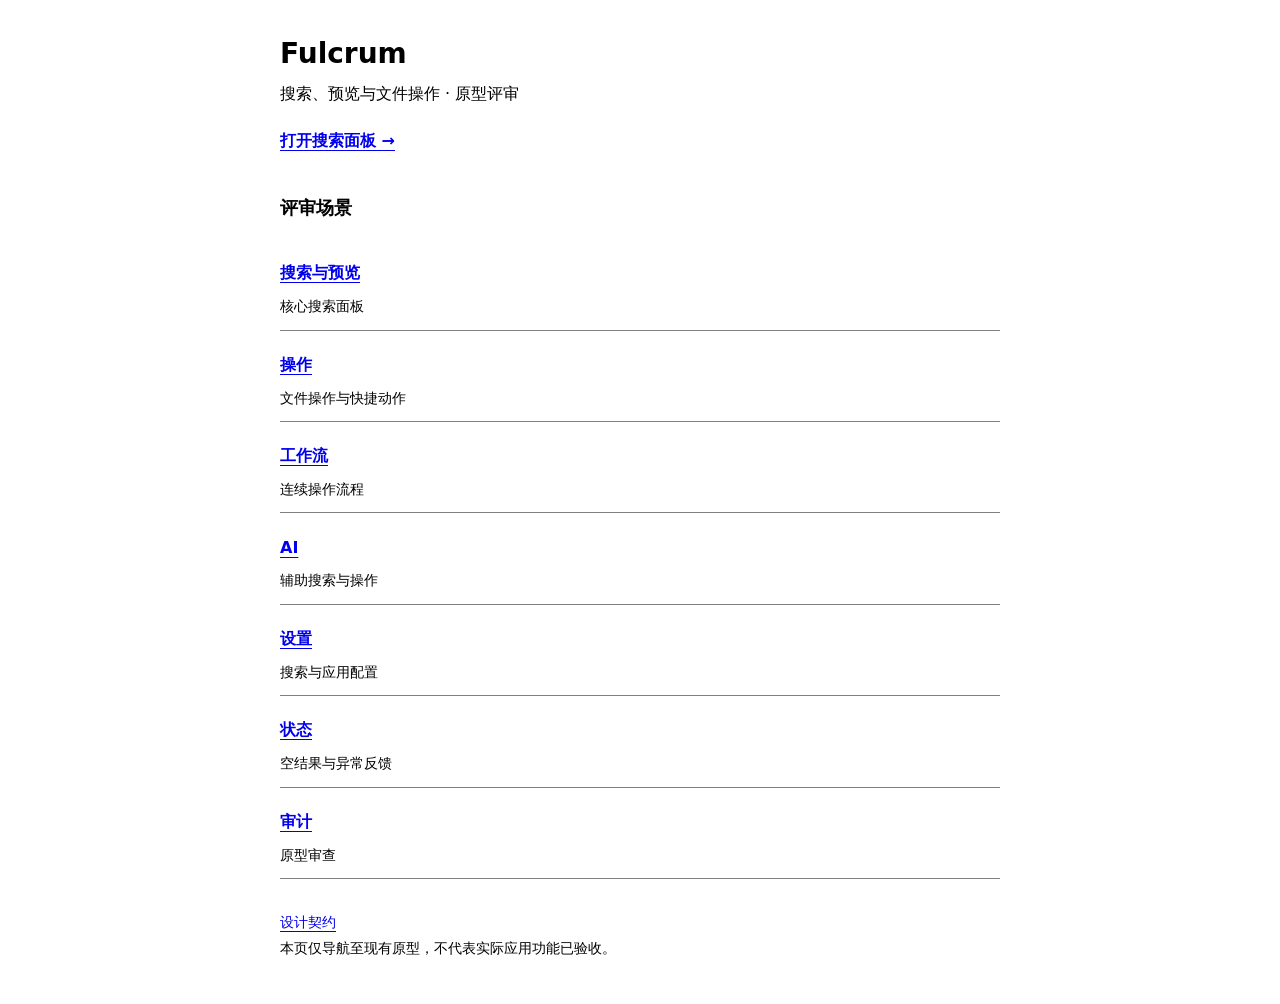
<file: design/index.html>
<!doctype html>
<html lang="zh-CN"><head><meta charset="utf-8"><meta name="viewport" content="width=device-width,initial-scale=1"><meta name="color-scheme" content="light dark"><title>Fulcrum — 原型评审</title><style>
:root{color-scheme:light dark;font:16px/1.6 system-ui,sans-serif}body{margin:0;background:Canvas;color:CanvasText}main{max-width:720px;margin:auto;padding:32px 20px}h1{font-size:28px;margin:0}h2{font-size:18px;margin-top:32px}p{margin:4px 0 12px}a{color:LinkText;text-underline-offset:4px}a:focus-visible{outline:2px solid Highlight;outline-offset:4px}ul{list-style:none;padding:0}li{border-bottom:1px solid GrayText;padding:12px 0}li a{display:inline-flex;min-height:44px;align-items:center;font-weight:600}li p{margin:0;font-size:14px}.primary{display:inline-flex;align-items:center;min-height:44px;font-weight:600}footer{margin-top:32px;font-size:14px}</style><script>if(location.search||location.hash)location.replace("prototype/panel.html"+location.search+location.hash)</script></head><body><main><header><h1>Fulcrum</h1><p>搜索、预览与文件操作 · 原型评审</p><a class="primary" href="prototype/panel.html">打开搜索面板 →</a></header><section aria-labelledby="flows"><h2 id="flows">评审场景</h2><ul><li><a href="prototype/panel.html">搜索与预览</a><p>核心搜索面板</p></li><li><a href="prototype/actions.html">操作</a><p>文件操作与快捷动作</p></li><li><a href="prototype/workflow.html">工作流</a><p>连续操作流程</p></li><li><a href="prototype/ai.html">AI</a><p>辅助搜索与操作</p></li><li><a href="prototype/settings.html">设置</a><p>搜索与应用配置</p></li><li><a href="prototype/states.html">状态</a><p>空结果与异常反馈</p></li><li><a href="prototype/audit.html">审计</a><p>原型审查</p></li></ul></section><footer><a href="DESIGN.md">设计契约</a><p>本页仅导航至现有原型，不代表实际应用功能已验收。</p></footer></main></body></html>
</file>
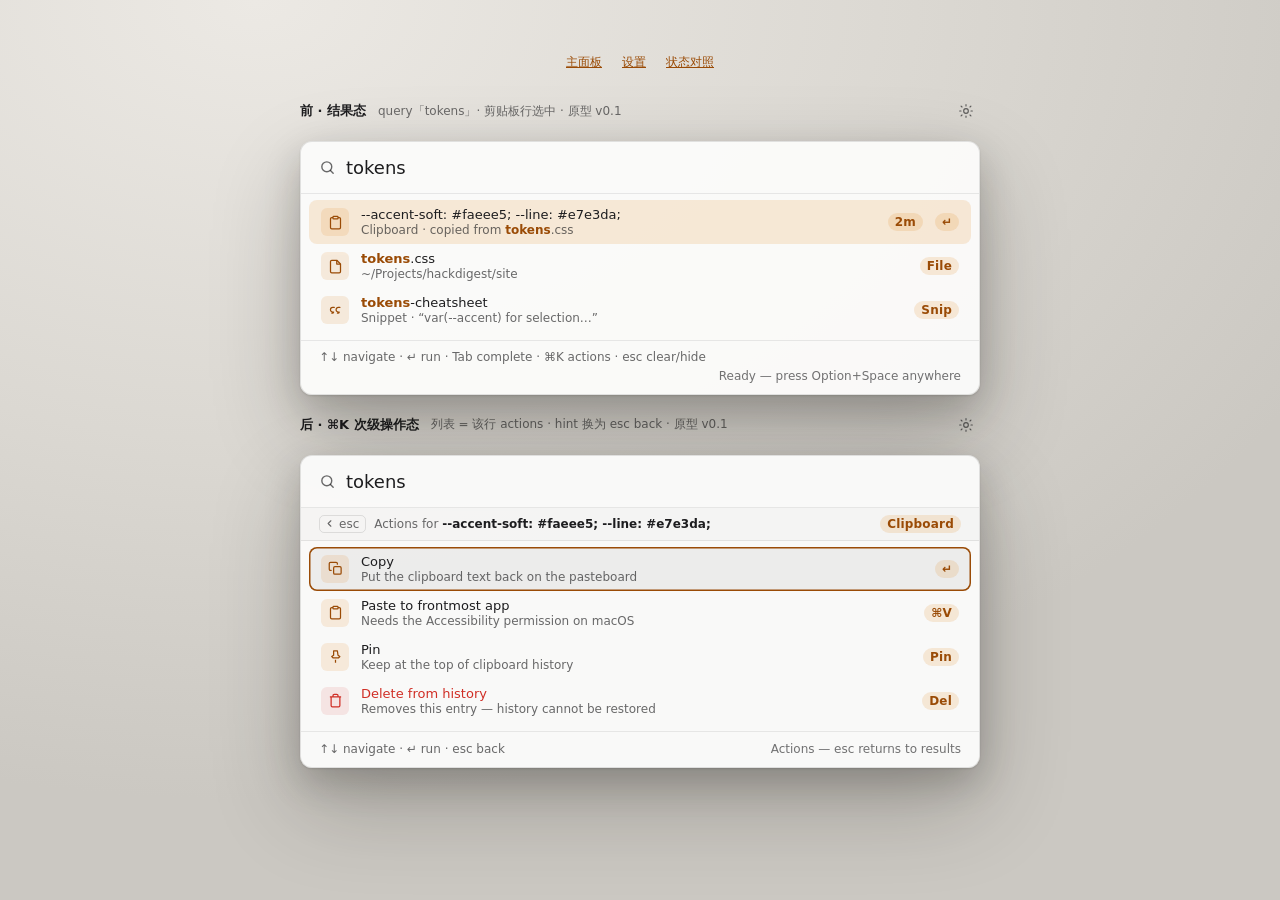
<file: design/prototype/actions.html>
<!DOCTYPE html>
<html lang="en">
<head>
<meta charset="UTF-8">
<meta name="viewport" content="width=device-width, initial-scale=1.0">
<title>Fulcrum — ⌘K 次级操作</title>
<link rel="stylesheet" href="shared.css">
</head>
<body>
  <!-- 前：结果态，剪贴板行被选中（Tab 补全 / ↵ 直接粘贴到来源应用） -->
  <header class="cap">
    <div class="t">前 · 结果态</div>
    <div class="n">query「tokens」· 剪贴板行选中 · 原型 v0.1</div>
    <div class="sp"></div>
    <button class="iconbtn" type="button" data-theme-toggle aria-label="Switch to dark theme" data-theme="appA" title="Switch to dark theme"><svg width="16" height="16" viewBox="0 0 24 24" fill="none" stroke="currentColor" stroke-width="1.7" stroke-linecap="round" stroke-linejoin="round" aria-hidden="true"><circle cx="12" cy="12" r="3.5"></circle><path d="M12 2.5v2M12 19.5v2M4.6 4.6 6 6M18 18l1.4 1.4M2.5 12h2M19.5 12h2M4.6 19.4 6 18M18 6l1.4-1.4"></path></svg></button>
  </header>
  <div class="panel w-s" id="appA">
    <div class="query">
      <svg width="17" height="17" viewBox="0 0 24 24" fill="none" stroke="currentColor" stroke-width="2" stroke-linecap="round" aria-hidden="true"><circle cx="11" cy="11" r="7"/><path d="m20 20-3.8-3.8"/></svg>
      <div class="q">tokens<span class="caret"></span></div>
    </div>
    <div class="list">
      <div class="row selected" tabindex="0" aria-current="true">
        <div class="tile"><svg width="15" height="15" viewBox="0 0 24 24" fill="none" stroke="currentColor" stroke-width="2" stroke-linejoin="round" aria-hidden="true"><rect x="8" y="2" width="8" height="4" rx="1"/><path d="M16 4h2a2 2 0 0 1 2 2v14a2 2 0 0 1-2 2H6a2 2 0 0 1-2-2V6a2 2 0 0 1 2-2h2"/></svg></div>
        <div class="txt">
          <div class="ttl">--accent-soft: #faeee5; --line: #e7e3da;</div>
          <div class="sub">Clipboard · copied from <mark class="qhit">tokens</mark>.css</div>
        </div>
        <span class="badge">2m</span>
        <span class="chip">↵</span>
      </div>
      <div class="row" tabindex="0">
        <div class="tile"><svg width="15" height="15" viewBox="0 0 24 24" fill="none" stroke="currentColor" stroke-width="2" stroke-linejoin="round" aria-hidden="true"><path d="M14 2H6a2 2 0 0 0-2 2v16a2 2 0 0 0 2 2h12a2 2 0 0 0 2-2V8z"/><path d="M14 2v6h6"/></svg></div>
        <div class="txt"><div class="ttl"><mark class="qhit">tokens</mark>.css</div><div class="sub">~/Projects/hackdigest/site</div></div>
        <span class="badge">File</span>
      </div>
      <div class="row" tabindex="0">
        <div class="tile"><svg width="15" height="15" viewBox="0 0 24 24" fill="none" stroke="currentColor" stroke-width="2" stroke-linecap="round" stroke-linejoin="round" aria-hidden="true"><path d="M10 7H7.5A3.5 3.5 0 0 0 4 10.5v.5A3.5 3.5 0 0 0 7.5 14.5H9a1.5 1.5 0 0 1-1.5 1.5H6"/><path d="M19 7h-2.5A3.5 3.5 0 0 0 13 10.5v.5a3.5 3.5 0 0 0 3.5 3.5H18a1.5 1.5 0 0 1-1.5 1.5H15"/></svg></div>
        <div class="txt"><div class="ttl"><mark class="qhit">tokens</mark>-cheatsheet</div><div class="sub">Snippet · “var(--accent) for selection…”</div></div>
        <span class="badge">Snip</span>
      </div>
    </div>
    <div class="foot">
      <span>↑↓ navigate · ↵ run · Tab complete · ⌘K actions · esc clear/hide</span>
      <span class="sp"></span>
      <span class="status">Ready — press Option+Space anywhere</span>
    </div>
  </div>

  <!-- 后：⌘K 按下，列表被选中行的次级操作替换；Esc 回结果（Esc 阶梯第一层） -->
  <header class="cap">
    <div class="t">后 · ⌘K 次级操作态</div>
    <div class="n">列表 = 该行 actions · hint 换为 esc back · 原型 v0.1</div>
    <div class="sp"></div>
    <button class="iconbtn" type="button" data-theme-toggle aria-label="Switch to dark theme" data-theme="appB" title="Switch to dark theme"><svg width="16" height="16" viewBox="0 0 24 24" fill="none" stroke="currentColor" stroke-width="1.7" stroke-linecap="round" stroke-linejoin="round" aria-hidden="true"><circle cx="12" cy="12" r="3.5"></circle><path d="M12 2.5v2M12 19.5v2M4.6 4.6 6 6M18 18l1.4 1.4M2.5 12h2M19.5 12h2M4.6 19.4 6 18M18 6l1.4-1.4"></path></svg></button>
  </header>
  <div class="panel w-s mode-actions" id="appB">
    <div class="query">
      <svg width="17" height="17" viewBox="0 0 24 24" fill="none" stroke="currentColor" stroke-width="2" stroke-linecap="round" aria-hidden="true"><circle cx="11" cy="11" r="7"/><path d="m20 20-3.8-3.8"/></svg>
      <div class="q">tokens</div>
    </div>
    <div class="modebar">
      <button class="back" type="button" aria-label="Back to results">
        <svg width="11" height="11" viewBox="0 0 24 24" fill="none" stroke="currentColor" stroke-width="2.4" stroke-linecap="round" stroke-linejoin="round" aria-hidden="true"><path d="m15 18-6-6 6-6"/></svg>
        esc
      </button>
      <div class="mt">Actions for <b>--accent-soft: #faeee5; --line: #e7e3da;</b></div>
      <span class="badge">Clipboard</span>
    </div>
    <div class="list">
      <div class="row selected" tabindex="0" aria-current="true">
        <div class="tile"><svg width="15" height="15" viewBox="0 0 24 24" fill="none" stroke="currentColor" stroke-width="2" stroke-linecap="round" stroke-linejoin="round" aria-hidden="true"><rect x="9" y="9" width="12" height="12" rx="2"/><path d="M5 15H4a2 2 0 0 1-2-2V4a2 2 0 0 1 2-2h9a2 2 0 0 1 2 2v1"/></svg></div>
        <div class="txt"><div class="ttl">Copy</div><div class="sub">Put the clipboard text back on the pasteboard</div></div>
        <span class="chip">↵</span>
      </div>
      <div class="row" tabindex="0">
        <div class="tile"><svg width="15" height="15" viewBox="0 0 24 24" fill="none" stroke="currentColor" stroke-width="2" stroke-linejoin="round" aria-hidden="true"><rect x="8" y="2" width="8" height="4" rx="1"/><path d="M16 4h2a2 2 0 0 1 2 2v14a2 2 0 0 1-2 2H6a2 2 0 0 1-2-2V6a2 2 0 0 1 2-2h2"/></svg></div>
        <div class="txt"><div class="ttl">Paste to frontmost app</div><div class="sub">Needs the Accessibility permission on macOS</div></div>
        <span class="badge">⌘V</span>
      </div>
      <div class="row" tabindex="0">
        <div class="tile"><svg width="15" height="15" viewBox="0 0 24 24" fill="none" stroke="currentColor" stroke-width="2" stroke-linejoin="round" aria-hidden="true"><path d="M12 17v5M9 3h6l1 7 3 2-2 2h-9l-2-2 3-2z"/></svg></div>
        <div class="txt"><div class="ttl">Pin</div><div class="sub">Keep at the top of clipboard history</div></div>
        <span class="badge">Pin</span>
      </div>
      <div class="row danger" tabindex="0">
        <div class="tile"><svg width="15" height="15" viewBox="0 0 24 24" fill="none" stroke="currentColor" stroke-width="2" stroke-linejoin="round" aria-hidden="true"><path d="M3 6h18M8 6V4a2 2 0 0 1 2-2h4a2 2 0 0 1 2 2v2m3 0v14a2 2 0 0 1-2 2H7a2 2 0 0 1-2-2V6"/></svg></div>
        <div class="txt"><div class="ttl">Delete from history</div><div class="sub">Removes this entry — history cannot be restored</div></div>
        <span class="badge">Del</span>
      </div>
    </div>
    <div class="foot">
      <span>↑↓ navigate · ↵ run · esc back</span>
      <span class="sp"></span>
      <span class="status">Actions — esc returns to results</span>
    </div>
  </div>

  <script>
    document.querySelectorAll('.iconbtn').forEach(btn => {
      btn.addEventListener('click', () => {
        document.getElementById(btn.dataset.theme).classList.toggle('dark');
      });
    });
  </script>
<script src="prototype-runtime.js"></script>
<script src="prototype-flow.js"></script>
</body>
</html>
</file>
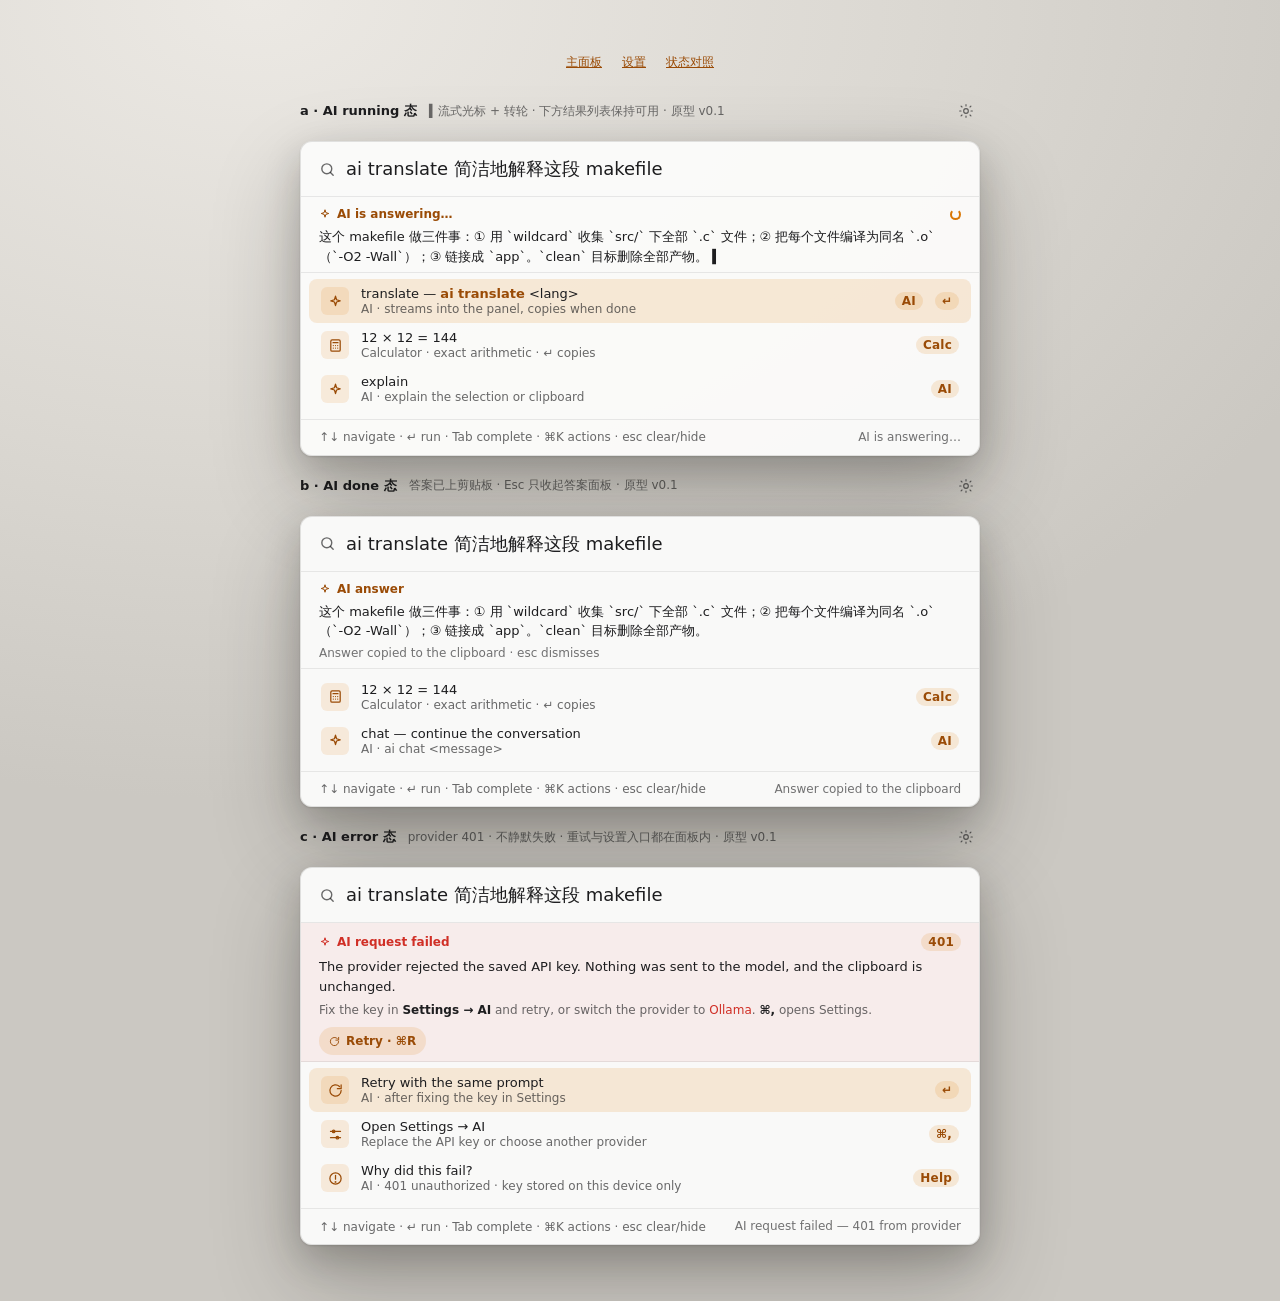
<file: design/prototype/ai.html>
<!DOCTYPE html>
<html lang="en">
<head>
<meta charset="UTF-8">
<meta name="viewport" content="width=device-width, initial-scale=1.0">
<title>Fulcrum — 计算与 AI 流式</title>
<link rel="stylesheet" href="shared.css">
</head>
<body>
  <!-- a：AI running —— 流式面板出现在 query 与列表之间；打字不清空答案 -->
  <header class="cap">
    <div class="t">a · AI running 态</div>
    <div class="n">▍流式光标 + 转轮 · 下方结果列表保持可用 · 原型 v0.1</div>
    <div class="sp"></div>
    <button class="iconbtn" type="button" data-theme-toggle aria-label="Switch to dark theme" data-theme="appA" title="Switch to dark theme"><svg width="16" height="16" viewBox="0 0 24 24" fill="none" stroke="currentColor" stroke-width="1.7" stroke-linecap="round" stroke-linejoin="round" aria-hidden="true"><circle cx="12" cy="12" r="3.5"></circle><path d="M12 2.5v2M12 19.5v2M4.6 4.6 6 6M18 18l1.4 1.4M2.5 12h2M19.5 12h2M4.6 19.4 6 18M18 6l1.4-1.4"></path></svg></button>
  </header>
  <div class="panel w-s" id="appA">
    <div class="query">
      <svg width="17" height="17" viewBox="0 0 24 24" fill="none" stroke="currentColor" stroke-width="2" stroke-linecap="round" aria-hidden="true"><circle cx="11" cy="11" r="7"/><path d="m20 20-3.8-3.8"/></svg>
      <div class="q">ai translate 简洁地解释这段 makefile<span class="caret"></span></div>
    </div>
    <div class="slot">
      <div class="head">
        <svg width="12" height="12" viewBox="0 0 24 24" fill="none" stroke="currentColor" stroke-width="2" stroke-linejoin="round" aria-hidden="true"><path d="M12 3.5 13.7 9.2 19.5 11 13.7 12.8 12 18.5 10.3 12.8 4.5 11 10.3 9.2z"/></svg>
        <span>AI is answering…</span>
        <span class="sp"></span>
        <span class="spin"></span>
      </div>
      <div class="body">这个 makefile 做三件事：① 用 <span class="nb">`wildcard`</span> 收集 <span class="nb">`src/`</span> 下全部 <span class="nb">`.c`</span> 文件；② 把每个文件编译为同名 <span class="nb">`.o`</span>（<span class="nb">`-O2 -Wall`</span>）；③ 链接成 <span class="nb">`app`</span>。<span class="nb">`clean`</span> 目标删除全部产物。 ▍</div>
    </div>
    <div class="list">
      <div class="row selected" tabindex="0" aria-current="true">
        <div class="tile"><svg width="15" height="15" viewBox="0 0 24 24" fill="none" stroke="currentColor" stroke-width="2" stroke-linejoin="round" aria-hidden="true"><path d="M12 3.5 13.7 9.2 19.5 11 13.7 12.8 12 18.5 10.3 12.8 4.5 11 10.3 9.2z"/></svg></div>
        <div class="txt"><div class="ttl">translate — <mark class="qhit">ai translate</mark> &lt;lang&gt;</div><div class="sub">AI · streams into the panel, copies when done</div></div>
        <span class="badge">AI</span>
        <span class="chip">↵</span>
      </div>
      <div class="row" tabindex="0">
        <div class="tile"><svg width="15" height="15" viewBox="0 0 24 24" fill="none" stroke="currentColor" stroke-width="2" stroke-linecap="round" aria-hidden="true"><rect x="4.5" y="3" width="15" height="18" rx="2"/><path d="M8 7.5h8"/><path d="M8.5 12h.01M12 12h.01M15.5 12h.01M8.5 16h.01M12 16h.01M15.5 16h.01"/></svg></div>
        <div class="txt"><div class="ttl">12 × 12 = 144</div><div class="sub">Calculator · exact arithmetic · ↵ copies</div></div>
        <span class="badge">Calc</span>
      </div>
      <div class="row" tabindex="0">
        <div class="tile"><svg width="15" height="15" viewBox="0 0 24 24" fill="none" stroke="currentColor" stroke-width="2" stroke-linejoin="round" aria-hidden="true"><path d="M12 3.5 13.7 9.2 19.5 11 13.7 12.8 12 18.5 10.3 12.8 4.5 11 10.3 9.2z"/></svg></div>
        <div class="txt"><div class="ttl">explain</div><div class="sub">AI · explain the selection or clipboard</div></div>
        <span class="badge">AI</span>
      </div>
    </div>
    <div class="foot">
      <span>↑↓ navigate · ↵ run · Tab complete · ⌘K actions · esc clear/hide</span>
      <span class="sp"></span>
      <span class="status">AI is answering…</span>
    </div>
  </div>

  <!-- b：AI done —— 答案留在面板里供阅读，落点提示「已复制」；Esc 只关答案 -->
  <header class="cap">
    <div class="t">b · AI done 态</div>
    <div class="n">答案已上剪贴板 · Esc 只收起答案面板 · 原型 v0.1</div>
    <div class="sp"></div>
    <button class="iconbtn" type="button" data-theme-toggle aria-label="Switch to dark theme" data-theme="appB" title="Switch to dark theme"><svg width="16" height="16" viewBox="0 0 24 24" fill="none" stroke="currentColor" stroke-width="1.7" stroke-linecap="round" stroke-linejoin="round" aria-hidden="true"><circle cx="12" cy="12" r="3.5"></circle><path d="M12 2.5v2M12 19.5v2M4.6 4.6 6 6M18 18l1.4 1.4M2.5 12h2M19.5 12h2M4.6 19.4 6 18M18 6l1.4-1.4"></path></svg></button>
  </header>
  <div class="panel w-s" id="appB">
    <div class="query">
      <svg width="17" height="17" viewBox="0 0 24 24" fill="none" stroke="currentColor" stroke-width="2" stroke-linecap="round" aria-hidden="true"><circle cx="11" cy="11" r="7"/><path d="m20 20-3.8-3.8"/></svg>
      <div class="q">ai translate 简洁地解释这段 makefile</div>
    </div>
    <div class="slot">
      <div class="head">
        <svg width="12" height="12" viewBox="0 0 24 24" fill="none" stroke="currentColor" stroke-width="2" stroke-linejoin="round" aria-hidden="true"><path d="M12 3.5 13.7 9.2 19.5 11 13.7 12.8 12 18.5 10.3 12.8 4.5 11 10.3 9.2z"/></svg>
        <span>AI answer</span>
      </div>
      <div class="body">这个 makefile 做三件事：① 用 <span class="nb">`wildcard`</span> 收集 <span class="nb">`src/`</span> 下全部 <span class="nb">`.c`</span> 文件；② 把每个文件编译为同名 <span class="nb">`.o`</span>（<span class="nb">`-O2 -Wall`</span>）；③ 链接成 <span class="nb">`app`</span>。<span class="nb">`clean`</span> 目标删除全部产物。</div>
      <div class="hint">Answer copied to the clipboard · esc dismisses</div>
    </div>
    <div class="list">
      <div class="row" tabindex="0">
        <div class="tile"><svg width="15" height="15" viewBox="0 0 24 24" fill="none" stroke="currentColor" stroke-width="2" stroke-linecap="round" aria-hidden="true"><rect x="4.5" y="3" width="15" height="18" rx="2"/><path d="M8 7.5h8"/><path d="M8.5 12h.01M12 12h.01M15.5 12h.01M8.5 16h.01M12 16h.01M15.5 16h.01"/></svg></div>
        <div class="txt"><div class="ttl">12 × 12 = 144</div><div class="sub">Calculator · exact arithmetic · ↵ copies</div></div>
        <span class="badge">Calc</span>
      </div>
      <div class="row" tabindex="0">
        <div class="tile"><svg width="15" height="15" viewBox="0 0 24 24" fill="none" stroke="currentColor" stroke-width="2" stroke-linejoin="round" aria-hidden="true"><path d="M12 3.5 13.7 9.2 19.5 11 13.7 12.8 12 18.5 10.3 12.8 4.5 11 10.3 9.2z"/></svg></div>
        <div class="txt"><div class="ttl">chat — continue the conversation</div><div class="sub">AI · ai chat &lt;message&gt;</div></div>
        <span class="badge">AI</span>
      </div>
    </div>
    <div class="foot">
      <span>↑↓ navigate · ↵ run · Tab complete · ⌘K actions · esc clear/hide</span>
      <span class="sp"></span>
      <span class="status">Answer copied to the clipboard</span>
    </div>
  </div>

  <!-- c：AI error —— BYOK 失败三态之一：key 失效 / 超时 / 429；原因可读 + 重试路径 -->
  <header class="cap">
    <div class="t">c · AI error 态</div>
    <div class="n">provider 401 · 不静默失败 · 重试与设置入口都在面板内 · 原型 v0.1</div>
    <div class="sp"></div>
    <button class="iconbtn" type="button" data-theme-toggle aria-label="Switch to dark theme" data-theme="appC" title="Switch to dark theme"><svg width="16" height="16" viewBox="0 0 24 24" fill="none" stroke="currentColor" stroke-width="1.7" stroke-linecap="round" stroke-linejoin="round" aria-hidden="true"><circle cx="12" cy="12" r="3.5"></circle><path d="M12 2.5v2M12 19.5v2M4.6 4.6 6 6M18 18l1.4 1.4M2.5 12h2M19.5 12h2M4.6 19.4 6 18M18 6l1.4-1.4"></path></svg></button>
  </header>
  <div class="panel w-s" id="appC">
    <div class="query">
      <svg width="17" height="17" viewBox="0 0 24 24" fill="none" stroke="currentColor" stroke-width="2" stroke-linecap="round" aria-hidden="true"><circle cx="11" cy="11" r="7"/><path d="m20 20-3.8-3.8"/></svg>
      <div class="q">ai translate 简洁地解释这段 makefile</div>
    </div>
    <div class="slot error">
      <div class="head">
        <svg width="12" height="12" viewBox="0 0 24 24" fill="none" stroke="currentColor" stroke-width="2" stroke-linejoin="round" aria-hidden="true"><path d="M12 3.5 13.7 9.2 19.5 11 13.7 12.8 12 18.5 10.3 12.8 4.5 11 10.3 9.2z"/></svg>
        <span>AI request failed</span>
        <span class="sp"></span>
        <span class="badge">401</span>
      </div>
      <div class="body">The provider rejected the saved API key. Nothing was sent to the model, and the clipboard is unchanged.</div>
      <div class="fix">Fix the key in <b>Settings → AI</b> and retry, or switch the provider to <code>Ollama</code>. <b>⌘,</b> opens Settings.</div>
      <button class="retry" type="button">
        <svg width="11" height="11" viewBox="0 0 24 24" fill="none" stroke="currentColor" stroke-width="2" stroke-linecap="round" stroke-linejoin="round" aria-hidden="true"><path d="M21 12a9 9 0 1 1-2.6-6.3"/><path d="M21 3v6h-6"/></svg>
        Retry · ⌘R
      </button>
    </div>
    <div class="list">
      <div class="row selected" tabindex="0" aria-current="true">
        <div class="tile"><svg width="15" height="15" viewBox="0 0 24 24" fill="none" stroke="currentColor" stroke-width="2" stroke-linecap="round" stroke-linejoin="round" aria-hidden="true"><path d="M21 12a9 9 0 1 1-2.6-6.3"/><path d="M21 3v6h-6"/></svg></div>
        <div class="txt"><div class="ttl">Retry with the same prompt</div><div class="sub">AI · after fixing the key in Settings</div></div>
        <span class="chip">↵</span>
      </div>
      <div class="row" tabindex="0">
        <div class="tile"><svg width="15" height="15" viewBox="0 0 24 24" fill="none" stroke="currentColor" stroke-width="2" stroke-linecap="round" stroke-linejoin="round" aria-hidden="true"><path d="M4 7h16M4 17h16"/><circle cx="9" cy="7" r="2"/><circle cx="15" cy="17" r="2"/></svg></div>
        <div class="txt"><div class="ttl">Open Settings → AI</div><div class="sub">Replace the API key or choose another provider</div></div>
        <span class="badge">⌘,</span>
      </div>
      <div class="row" tabindex="0">
        <div class="tile"><svg width="15" height="15" viewBox="0 0 24 24" fill="none" stroke="currentColor" stroke-width="2" stroke-linecap="round" stroke-linejoin="round" aria-hidden="true"><path d="M12 7v6"/><circle cx="12" cy="17.5" r=".6"/><circle cx="12" cy="12" r="9"/></svg></div>
        <div class="txt"><div class="ttl">Why did this fail?</div><div class="sub">AI · 401 unauthorized · key stored on this device only</div></div>
        <span class="badge">Help</span>
      </div>
    </div>
    <div class="foot">
      <span>↑↓ navigate · ↵ run · Tab complete · ⌘K actions · esc clear/hide</span>
      <span class="sp"></span>
      <span class="status">AI request failed — 401 from provider</span>
    </div>
  </div>

  <script>
    document.querySelectorAll('.iconbtn').forEach(btn => {
      btn.addEventListener('click', () => {
        document.getElementById(btn.dataset.theme).classList.toggle('dark');
      });
    });
  </script>
<script src="prototype-runtime.js"></script>
<script src="prototype-flow.js"></script>
</body>
</html>
</file>
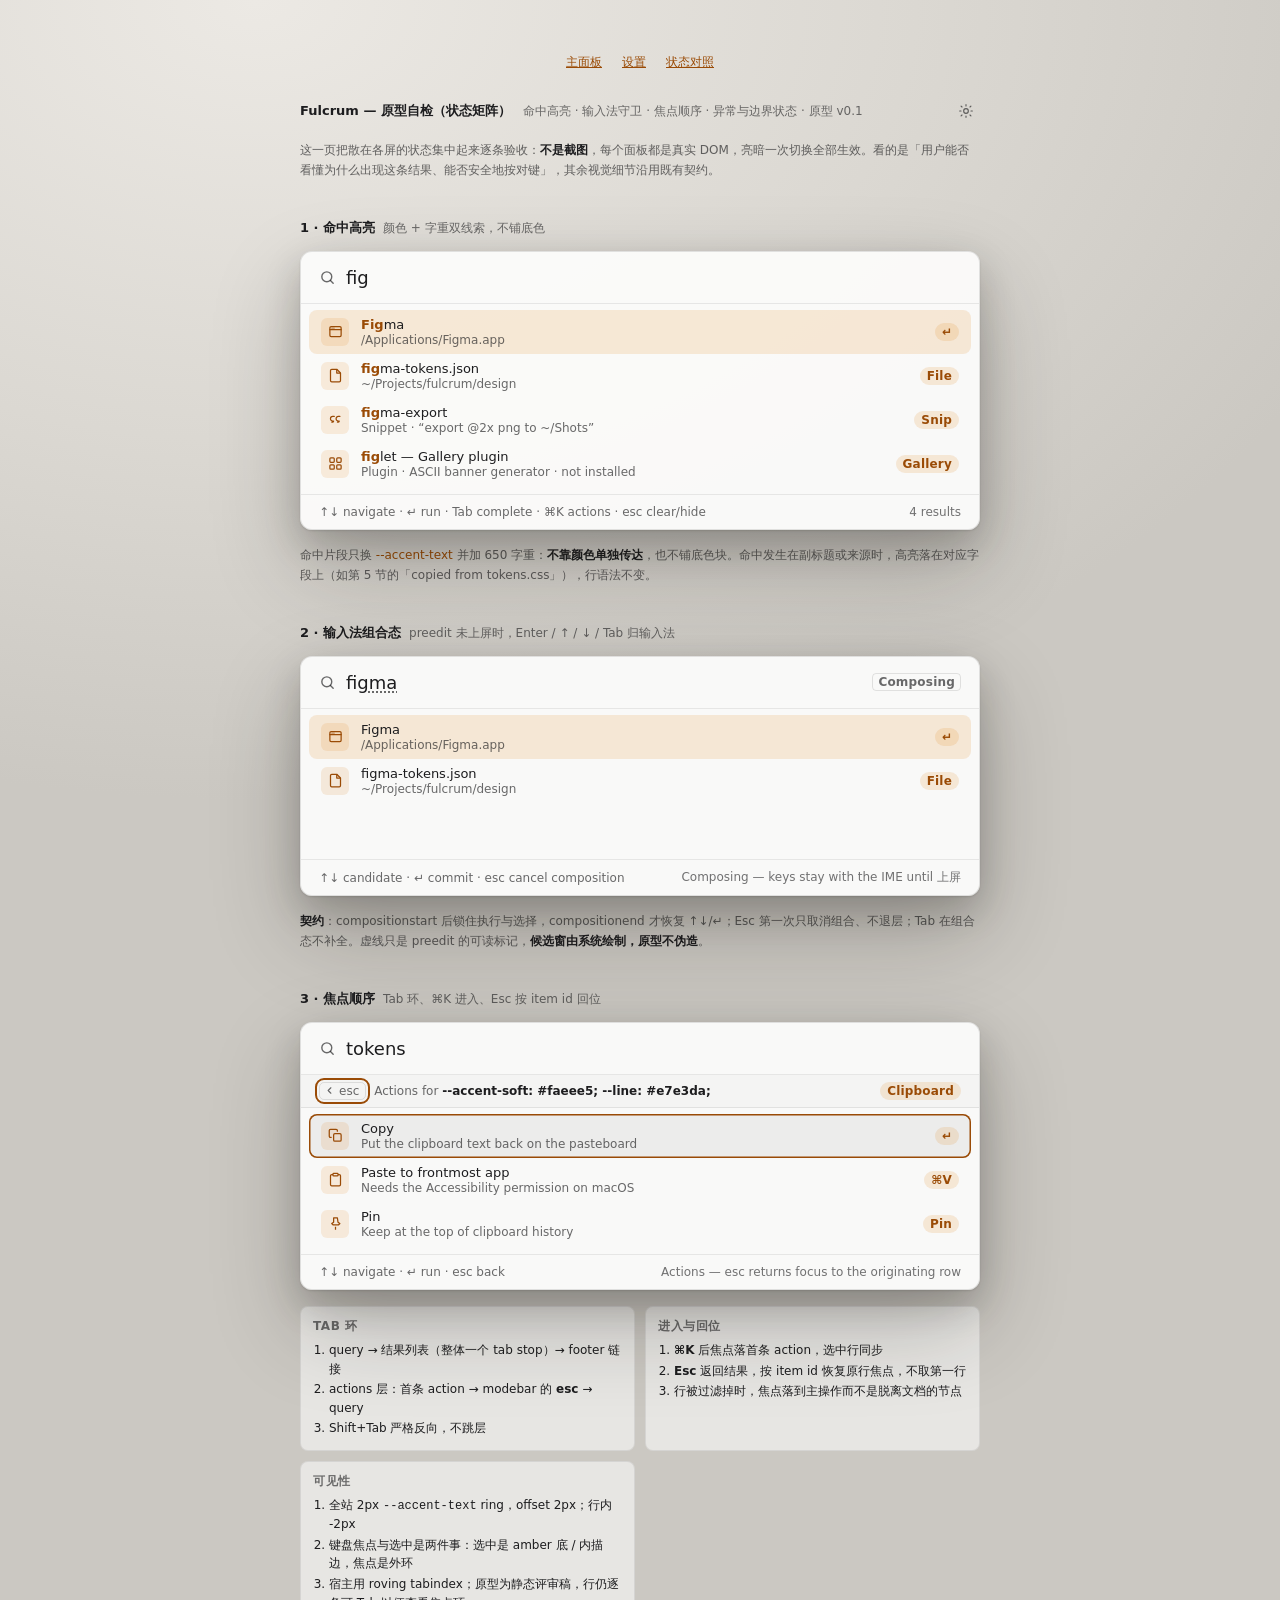
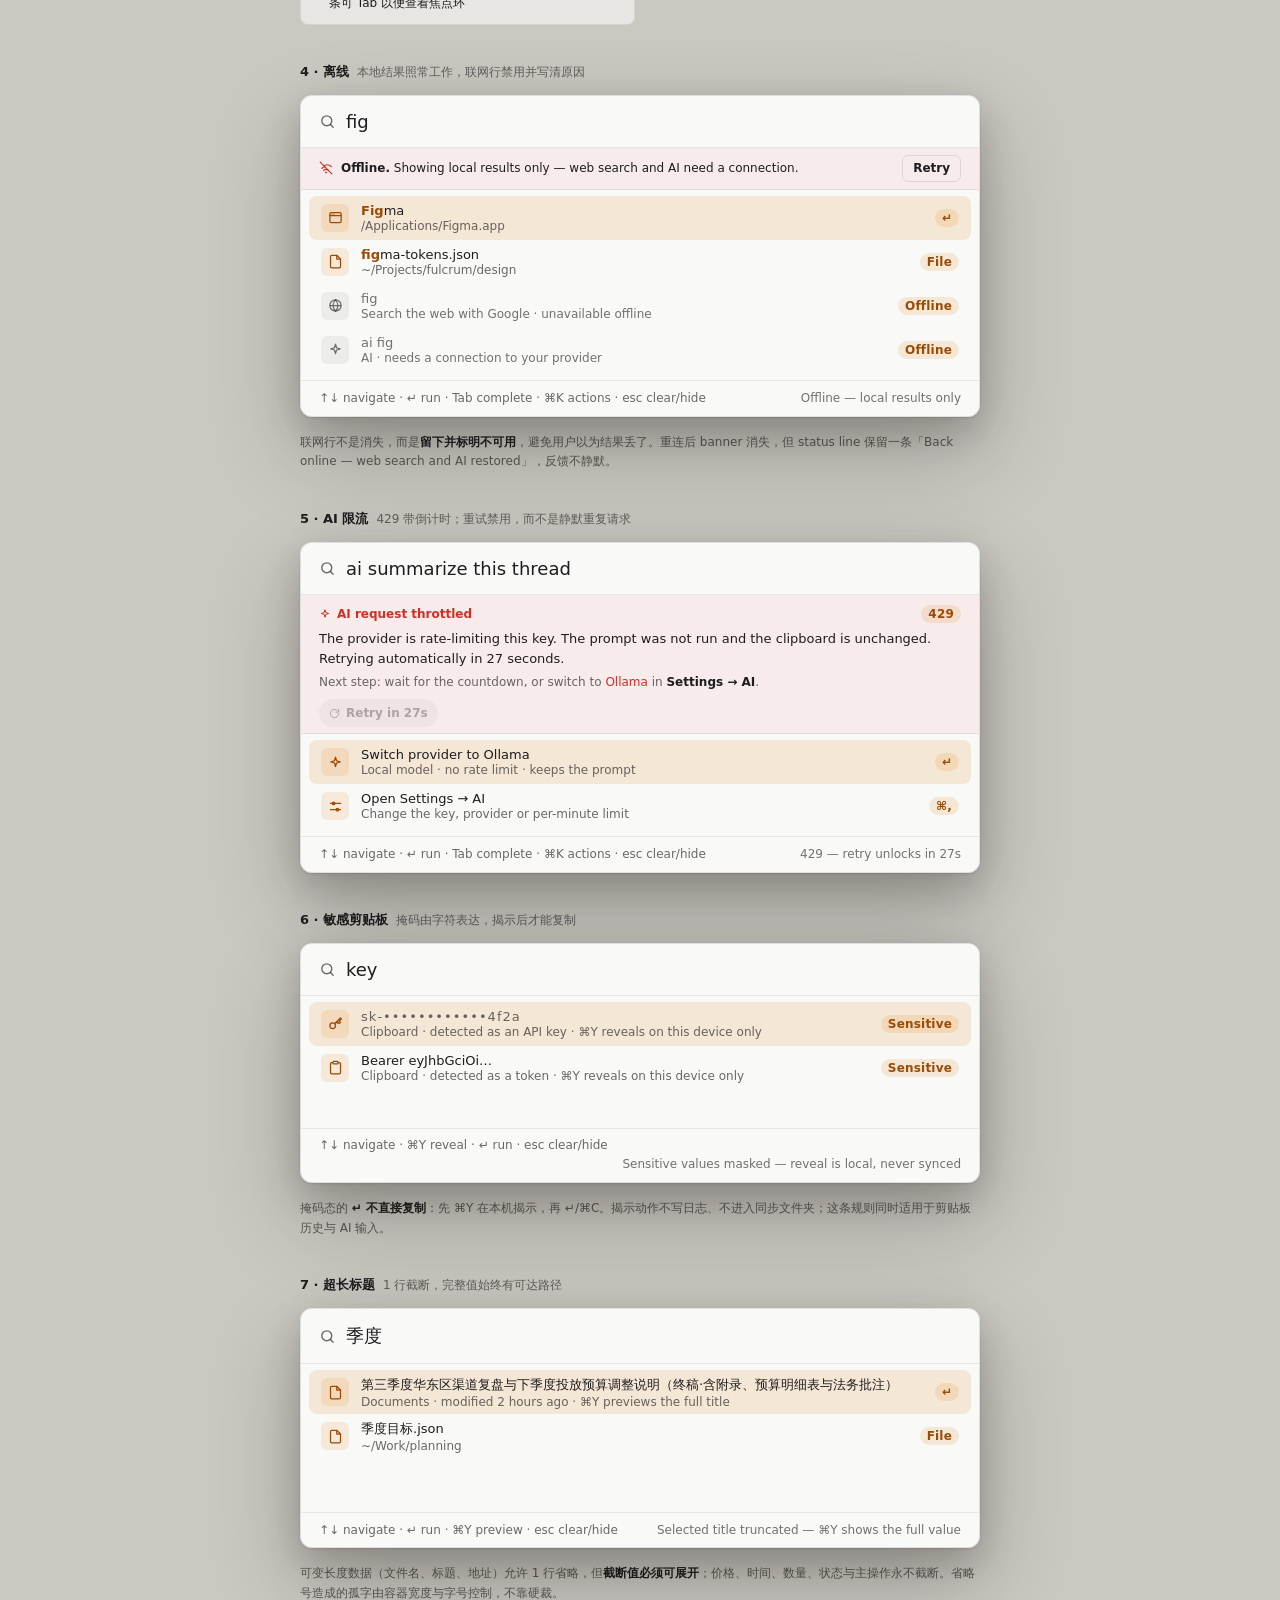
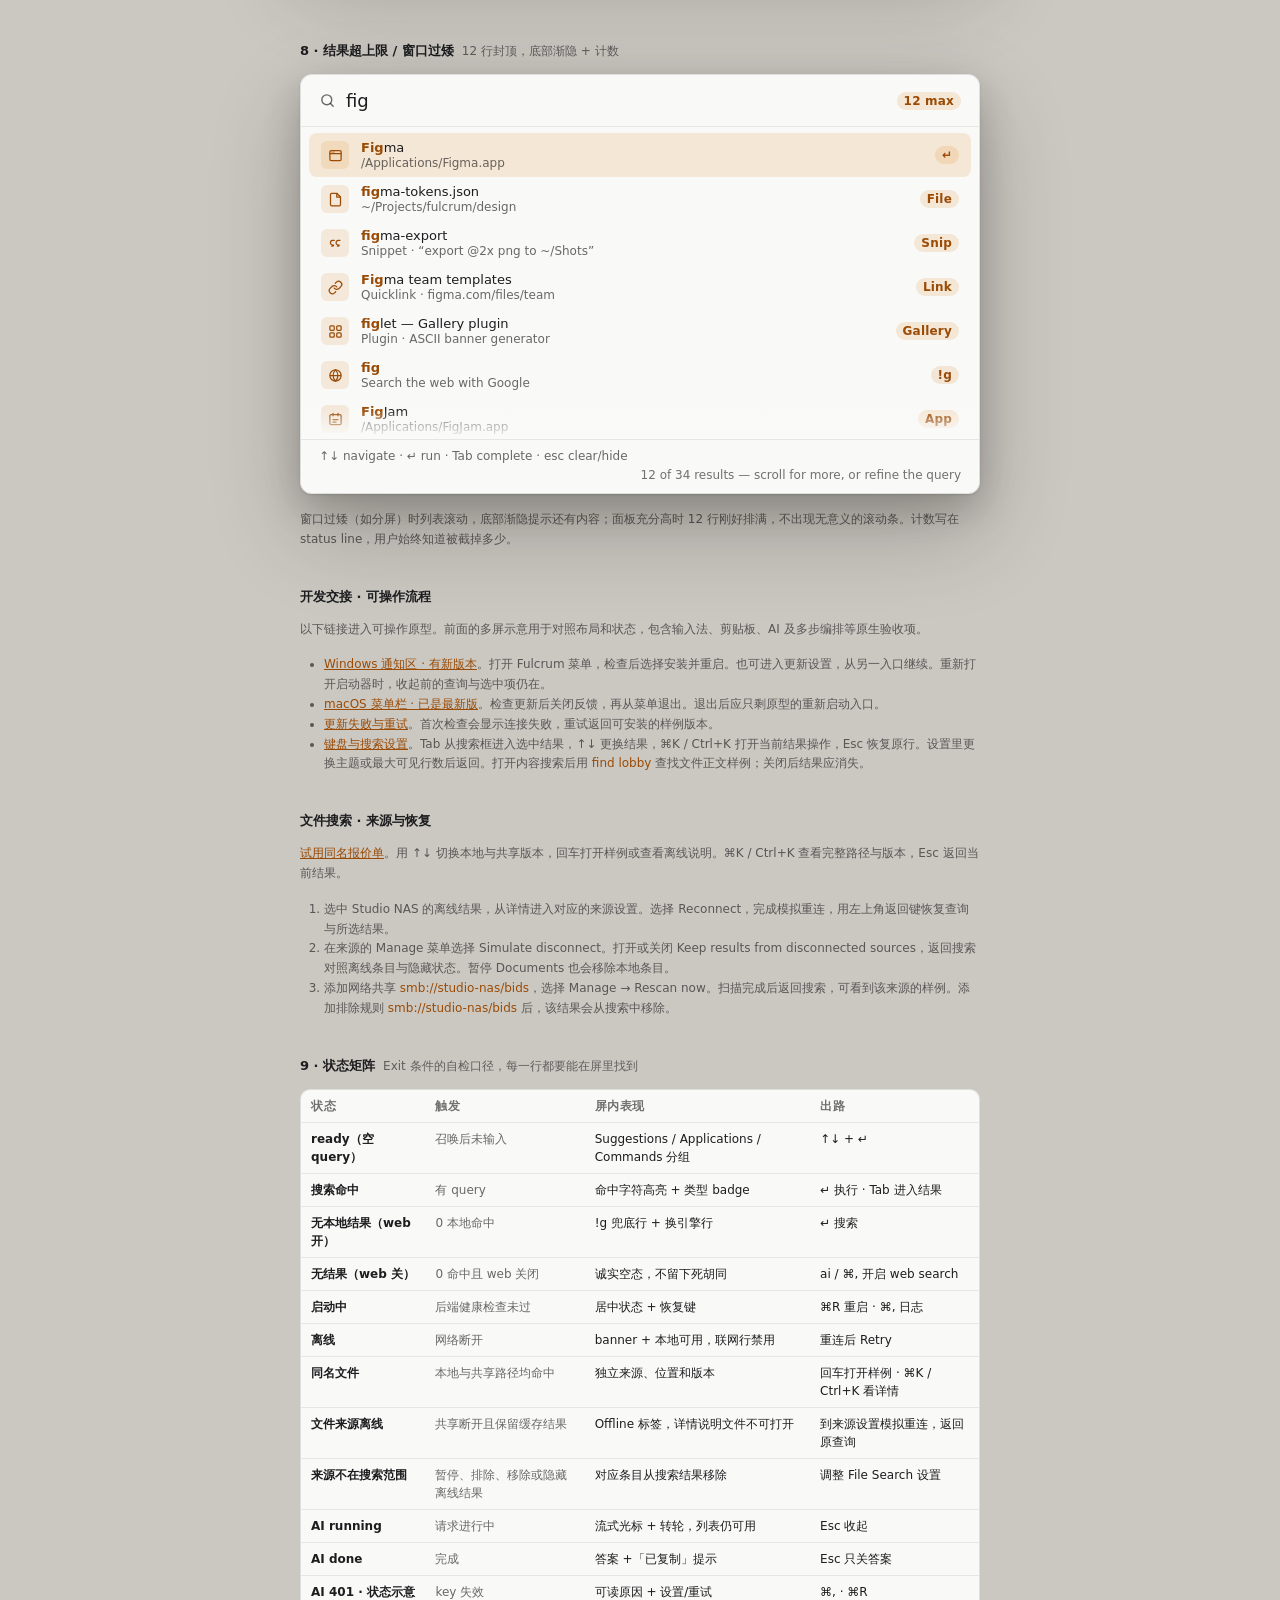
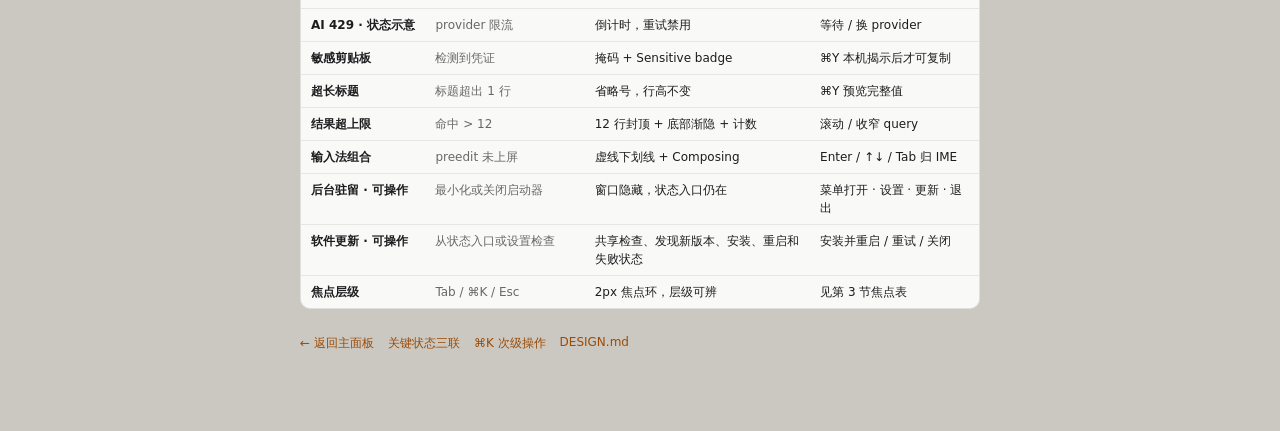
<file: design/prototype/audit.html>
<!DOCTYPE html>
<html lang="zh-CN">
<head>
<meta charset="UTF-8">
<meta name="viewport" content="width=device-width, initial-scale=1.0">
<title>Fulcrum — 原型自检（状态矩阵）</title>
<link rel="stylesheet" href="shared.css">
<style>
  :root { --shell-w: 680px; }
  h2.sec {
    width: 680px; max-width: 100%; margin: 22px 0 -2px;
    display: flex; align-items: baseline; gap: 8px; flex-wrap: wrap;
    font-size: 13px; font-weight: 700;
  }
  h2.sec span { font-size: 12px; font-weight: 400; color: var(--faint); }
  .note {
    width: 680px; max-width: 100%; font-size: 12px; line-height: 1.65; color: var(--mute);
  }
  .note b { color: var(--ink); font-weight: 600; }
  .note code { font-family: inherit; color: var(--accent-text); }
  .note a { color: var(--accent-text); }
  .rules {
    width: 680px; max-width: 100%; display: grid;
    grid-template-columns: repeat(auto-fit, minmax(300px, 1fr)); gap: 10px;
  }
  .rule {
    background: rgba(255,255,255,.55); border: 1px solid rgba(0,0,0,.08);
    border-radius: 8px; padding: 10px 12px; font-size: 12px; line-height: 1.55;
  }
  .rule h3 {
    font-size: 12px; font-weight: 600; letter-spacing: .6px; text-transform: uppercase;
    color: var(--faint); margin-bottom: 5px;
  }
  .rule ol { margin: 0; padding-left: 16px; }
  .rule li { margin: 2px 0; }
  body.dark .rule { background: rgba(255,255,255,.05); border-color: rgba(255,255,255,.10); }

  .panel.short { max-height: 420px; }
  .listwrap { position: relative; flex: 1 1 auto; min-height: 0; display: flex; flex-direction: column; }
  .listwrap .list { flex: 1 1 auto; }
  .fade {
    position: absolute; left: 0; right: 0; bottom: 0; height: 30px; pointer-events: none;
    background: linear-gradient(to bottom, rgba(250,250,249,0), rgba(250,250,249,.96));
  }
  .dark .fade { background: linear-gradient(to bottom, rgba(28,28,30,0), rgba(28,28,30,.96)); }

  .wrap {
    width: 680px; max-width: 100%; background: var(--glass);
    border: 1px solid var(--line); border-radius: 10px; overflow: hidden;
  }
  table.matrix { width: 100%; border-collapse: collapse; font-size: 12px; line-height: 1.5; color: var(--ink); }
  table.matrix th, table.matrix td { text-align: left; vertical-align: top; padding: 7px 10px; border-bottom: 1px solid var(--hairline); }
  table.matrix th { font-size: 12px; font-weight: 600; letter-spacing: .6px; text-transform: uppercase; color: var(--faint); }
  table.matrix td:first-child { font-weight: 600; }
  table.matrix td:nth-child(2) { color: var(--mute); }
  table.matrix tr:last-child td { border-bottom: none; }
  table.matrix code { font-family: inherit; color: var(--accent-text); }

  .footnav { width: 680px; max-width: 100%; display: flex; gap: 14px; flex-wrap: wrap; font-size: 12px; color: var(--mute); margin: 10px 0 24px; }
  .footnav a { color: var(--accent-text); text-decoration: none; }
  .footnav a:hover { text-decoration: underline; }
  .footnav a:focus-visible { outline: 2px solid var(--accent-text); outline-offset: 2px; }

  @media (max-width: 640px) {
    table.matrix thead { display: none; }
    table.matrix, table.matrix tbody, table.matrix tr, table.matrix td { display: block; width: 100%; }
    table.matrix tr { border-bottom: 1px solid var(--hairline); padding: 8px 12px; }
    table.matrix td { border: none; padding: 2px 0; }
    table.matrix td:first-child { font-size: 13px; }
    table.matrix td:nth-child(2)::before { content: "触发 · "; color: var(--faint); }
    table.matrix td:nth-child(3)::before { content: "表现 · "; color: var(--faint); }
    table.matrix td:nth-child(4)::before { content: "出路 · "; color: var(--faint); }
    table.matrix code { white-space: normal; }
  }
</style>
</head>
<body>
  <header class="cap">
    <div class="t">Fulcrum — 原型自检（状态矩阵）</div>
    <div class="n">命中高亮 · 输入法守卫 · 焦点顺序 · 异常与边界状态 · 原型 v0.1</div>
    <div class="sp"></div>
    <button class="iconbtn" type="button" data-theme-toggle aria-label="切换深色主题" id="themeBtn" title="切换深色主题"><svg width="16" height="16" viewBox="0 0 24 24" fill="none" stroke="currentColor" stroke-width="1.7" stroke-linecap="round" stroke-linejoin="round" aria-hidden="true"><circle cx="12" cy="12" r="3.5"></circle><path d="M12 2.5v2M12 19.5v2M4.6 4.6 6 6M18 18l1.4 1.4M2.5 12h2M19.5 12h2M4.6 19.4 6 18M18 6l1.4-1.4"></path></svg></button>
  </header>

  <p class="note">这一页把散在各屏的状态集中起来逐条验收：<b>不是截图</b>，每个面板都是真实 DOM，亮暗一次切换全部生效。看的是「用户能否看懂为什么出现这条结果、能否安全地按对键」，其余视觉细节沿用既有契约。</p>

  <h2 class="sec">1 · 命中高亮<span>颜色 + 字重双线索，不铺底色</span></h2>
  <div class="panel w-s">
    <div class="query">
      <svg width="17" height="17" viewBox="0 0 24 24" fill="none" stroke="currentColor" stroke-width="2" stroke-linecap="round" aria-hidden="true"><circle cx="11" cy="11" r="7"/><path d="m20 20-3.8-3.8"/></svg>
      <div class="q">fig<span class="caret"></span></div>
    </div>
    <div class="list">
      <div class="row selected" tabindex="0" aria-current="true">
        <div class="tile"><svg width="15" height="15" viewBox="0 0 24 24" fill="none" stroke="currentColor" stroke-width="2" stroke-linecap="round" stroke-linejoin="round" aria-hidden="true"><rect x="3" y="4" width="18" height="16" rx="2"/><path d="M3 9h18"/><path d="M6.5 6.5h.01M9.5 6.5h.01"/></svg></div>
        <div class="txt"><div class="ttl"><mark class="qhit">Fig</mark>ma</div><div class="sub">/Applications/Figma.app</div></div>
        <span class="chip">↵</span>
      </div>
      <div class="row" tabindex="0">
        <div class="tile"><svg width="15" height="15" viewBox="0 0 24 24" fill="none" stroke="currentColor" stroke-width="2" stroke-linejoin="round" aria-hidden="true"><path d="M14 2H6a2 2 0 0 0-2 2v16a2 2 0 0 0 2 2h12a2 2 0 0 0 2-2V8z"/><path d="M14 2v6h6"/></svg></div>
        <div class="txt"><div class="ttl"><mark class="qhit">fig</mark>ma-tokens.json</div><div class="sub">~/Projects/fulcrum/design</div></div>
        <span class="badge">File</span>
      </div>
      <div class="row" tabindex="0">
        <div class="tile"><svg width="15" height="15" viewBox="0 0 24 24" fill="none" stroke="currentColor" stroke-width="2" stroke-linecap="round" stroke-linejoin="round" aria-hidden="true"><path d="M10 7H7.5A3.5 3.5 0 0 0 4 10.5v.5A3.5 3.5 0 0 0 7.5 14.5H9a1.5 1.5 0 0 1-1.5 1.5H6"/><path d="M19 7h-2.5A3.5 3.5 0 0 0 13 10.5v.5a3.5 3.5 0 0 0 3.5 3.5H18a1.5 1.5 0 0 1-1.5 1.5H15"/></svg></div>
        <div class="txt"><div class="ttl"><mark class="qhit">fig</mark>ma-export</div><div class="sub">Snippet · “export @2x png to ~/Shots”</div></div>
        <span class="badge">Snip</span>
      </div>
      <div class="row" tabindex="0">
        <div class="tile"><svg width="15" height="15" viewBox="0 0 24 24" fill="none" stroke="currentColor" stroke-width="2" aria-hidden="true"><rect x="3" y="3" width="7" height="7" rx="1.5"/><rect x="14" y="3" width="7" height="7" rx="1.5"/><rect x="3" y="14" width="7" height="7" rx="1.5"/><rect x="14" y="14" width="7" height="7" rx="1.5"/></svg></div>
        <div class="txt"><div class="ttl"><mark class="qhit">fig</mark>let — Gallery plugin</div><div class="sub">Plugin · ASCII banner generator · not installed</div></div>
        <span class="badge">Gallery</span>
      </div>
    </div>
    <div class="foot">
      <span>↑↓ navigate · ↵ run · Tab complete · ⌘K actions · esc clear/hide</span>
      <span class="sp"></span>
      <span class="status">4 results</span>
    </div>
  </div>
  <p class="note">命中片段只换 <code>--accent-text</code> 并加 650 字重：<b>不靠颜色单独传达</b>，也不铺底色块。命中发生在副标题或来源时，高亮落在对应字段上（如第 5 节的「copied from tokens.css」），行语法不变。</p>

  <h2 class="sec">2 · 输入法组合态<span>preedit 未上屏时，Enter / ↑ / ↓ / Tab 归输入法</span></h2>
  <div class="panel w-s">
    <div class="query">
      <svg width="17" height="17" viewBox="0 0 24 24" fill="none" stroke="currentColor" stroke-width="2" stroke-linecap="round" aria-hidden="true"><circle cx="11" cy="11" r="7"/><path d="m20 20-3.8-3.8"/></svg>
      <div class="q">fig<span class="preedit">ma</span><span class="caret"></span></div>
      <span class="imeflag">Composing</span>
    </div>
    <div class="list">
      <div class="row selected" tabindex="0" aria-current="true">
        <div class="tile"><svg width="15" height="15" viewBox="0 0 24 24" fill="none" stroke="currentColor" stroke-width="2" stroke-linecap="round" stroke-linejoin="round" aria-hidden="true"><rect x="3" y="4" width="18" height="16" rx="2"/><path d="M3 9h18"/><path d="M6.5 6.5h.01M9.5 6.5h.01"/></svg></div>
        <div class="txt"><div class="ttl">Figma</div><div class="sub">/Applications/Figma.app</div></div>
        <span class="chip">↵</span>
      </div>
      <div class="row" tabindex="0">
        <div class="tile"><svg width="15" height="15" viewBox="0 0 24 24" fill="none" stroke="currentColor" stroke-width="2" stroke-linejoin="round" aria-hidden="true"><path d="M14 2H6a2 2 0 0 0-2 2v16a2 2 0 0 0 2 2h12a2 2 0 0 0 2-2V8z"/><path d="M14 2v6h6"/></svg></div>
        <div class="txt"><div class="ttl">figma-tokens.json</div><div class="sub">~/Projects/fulcrum/design</div></div>
        <span class="badge">File</span>
      </div>
    </div>
    <div class="foot">
      <span>↑↓ candidate · ↵ commit · esc cancel composition</span>
      <span class="sp"></span>
      <span class="status">Composing — keys stay with the IME until 上屏</span>
    </div>
  </div>
  <p class="note"><b>契约</b>：compositionstart 后锁住执行与选择，compositionend 才恢复 ↑↓/↵；Esc 第一次只取消组合、不退层；Tab 在组合态不补全。虚线只是 preedit 的可读标记，<b>候选窗由系统绘制，原型不伪造</b>。</p>

  <h2 class="sec">3 · 焦点顺序<span>Tab 环、⌘K 进入、Esc 按 item id 回位</span></h2>
  <div class="panel w-s mode-actions">
    <div class="query">
      <svg width="17" height="17" viewBox="0 0 24 24" fill="none" stroke="currentColor" stroke-width="2" stroke-linecap="round" aria-hidden="true"><circle cx="11" cy="11" r="7"/><path d="m20 20-3.8-3.8"/></svg>
      <div class="q">tokens</div>
    </div>
    <div class="modebar">
      <button class="back demo-focus" type="button" aria-label="Back to results">
        <svg width="11" height="11" viewBox="0 0 24 24" fill="none" stroke="currentColor" stroke-width="2.4" stroke-linecap="round" stroke-linejoin="round" aria-hidden="true"><path d="m15 18-6-6 6-6"/></svg>
        esc
      </button>
      <div class="mt">Actions for <b>--accent-soft: #faeee5; --line: #e7e3da;</b></div>
      <span class="badge">Clipboard</span>
    </div>
    <div class="list">
      <div class="row selected" tabindex="0" aria-current="true">
        <div class="tile"><svg width="15" height="15" viewBox="0 0 24 24" fill="none" stroke="currentColor" stroke-width="2" stroke-linecap="round" stroke-linejoin="round" aria-hidden="true"><rect x="9" y="9" width="12" height="12" rx="2"/><path d="M5 15H4a2 2 0 0 1-2-2V4a2 2 0 0 1 2-2h9a2 2 0 0 1 2 2v1"/></svg></div>
        <div class="txt"><div class="ttl">Copy</div><div class="sub">Put the clipboard text back on the pasteboard</div></div>
        <span class="chip">↵</span>
      </div>
      <div class="row" tabindex="0">
        <div class="tile"><svg width="15" height="15" viewBox="0 0 24 24" fill="none" stroke="currentColor" stroke-width="2" stroke-linejoin="round" aria-hidden="true"><rect x="8" y="2" width="8" height="4" rx="1"/><path d="M16 4h2a2 2 0 0 1 2 2v14a2 2 0 0 1-2 2H6a2 2 0 0 1-2-2V6a2 2 0 0 1 2-2h2"/></svg></div>
        <div class="txt"><div class="ttl">Paste to frontmost app</div><div class="sub">Needs the Accessibility permission on macOS</div></div>
        <span class="badge">⌘V</span>
      </div>
      <div class="row" tabindex="0">
        <div class="tile"><svg width="15" height="15" viewBox="0 0 24 24" fill="none" stroke="currentColor" stroke-width="2" stroke-linejoin="round" aria-hidden="true"><path d="M12 17v5M9 3h6l1 7 3 2-2 2h-9l-2-2 3-2z"/></svg></div>
        <div class="txt"><div class="ttl">Pin</div><div class="sub">Keep at the top of clipboard history</div></div>
        <span class="badge">Pin</span>
      </div>
    </div>
    <div class="foot">
      <span>↑↓ navigate · ↵ run · esc back</span>
      <span class="sp"></span>
      <span class="status">Actions — esc returns focus to the originating row</span>
    </div>
  </div>
  <div class="rules">
    <div class="rule">
      <h3>Tab 环</h3>
      <ol>
        <li>query → 结果列表（整体一个 tab stop）→ footer 链接</li>
        <li>actions 层：首条 action → modebar 的 <b>esc</b> → query</li>
        <li>Shift+Tab 严格反向，不跳层</li>
      </ol>
    </div>
    <div class="rule">
      <h3>进入与回位</h3>
      <ol>
        <li><b>⌘K</b> 后焦点落首条 action，选中行同步</li>
        <li><b>Esc</b> 返回结果，按 item id 恢复原行焦点，不取第一行</li>
        <li>行被过滤掉时，焦点落到主操作而不是脱离文档的节点</li>
      </ol>
    </div>
    <div class="rule">
      <h3>可见性</h3>
      <ol>
        <li>全站 2px <code>--accent-text</code> ring，offset 2px；行内 -2px</li>
        <li>键盘焦点与选中是两件事：选中是 amber 底 / 内描边，焦点是外环</li>
        <li>宿主用 roving tabindex；原型为静态评审稿，行仍逐条可 Tab 以便查看焦点环</li>
      </ol>
    </div>
  </div>

  <h2 class="sec">4 · 离线<span>本地结果照常工作，联网行禁用并写清原因</span></h2>
  <div class="panel w-s">
    <div class="query">
      <svg width="17" height="17" viewBox="0 0 24 24" fill="none" stroke="currentColor" stroke-width="2" stroke-linecap="round" aria-hidden="true"><circle cx="11" cy="11" r="7"/><path d="m20 20-3.8-3.8"/></svg>
      <div class="q">fig<span class="caret"></span></div>
    </div>
    <div class="banner">
      <svg width="14" height="14" viewBox="0 0 24 24" fill="none" stroke="currentColor" stroke-width="2" stroke-linecap="round" stroke-linejoin="round" aria-hidden="true"><path d="M2 2l20 20"/><path d="M8.5 8.5A10 10 0 0 1 21 9.5"/><path d="M5 12.5a12 12 0 0 1 5.2-2.6"/><path d="M8 16a6 6 0 0 1 8 0"/><circle cx="12" cy="19.5" r=".6"/></svg>
      <div class="bt"><b>Offline.</b> Showing local results only — web search and AI need a connection.</div>
      <button class="eact neutral" type="button">Retry</button>
    </div>
    <div class="list">
      <div class="row selected" tabindex="0" aria-current="true">
        <div class="tile"><svg width="15" height="15" viewBox="0 0 24 24" fill="none" stroke="currentColor" stroke-width="2" stroke-linecap="round" stroke-linejoin="round" aria-hidden="true"><rect x="3" y="4" width="18" height="16" rx="2"/><path d="M3 9h18"/><path d="M6.5 6.5h.01M9.5 6.5h.01"/></svg></div>
        <div class="txt"><div class="ttl"><mark class="qhit">Fig</mark>ma</div><div class="sub">/Applications/Figma.app</div></div>
        <span class="chip">↵</span>
      </div>
      <div class="row" tabindex="0">
        <div class="tile"><svg width="15" height="15" viewBox="0 0 24 24" fill="none" stroke="currentColor" stroke-width="2" stroke-linejoin="round" aria-hidden="true"><path d="M14 2H6a2 2 0 0 0-2 2v16a2 2 0 0 0 2 2h12a2 2 0 0 0 2-2V8z"/><path d="M14 2v6h6"/></svg></div>
        <div class="txt"><div class="ttl"><mark class="qhit">fig</mark>ma-tokens.json</div><div class="sub">~/Projects/fulcrum/design</div></div>
        <span class="badge">File</span>
      </div>
      <div class="row disabled" tabindex="0">
        <div class="tile"><svg width="15" height="15" viewBox="0 0 24 24" fill="none" stroke="currentColor" stroke-width="2" aria-hidden="true"><circle cx="12" cy="12" r="9"/><path d="M3 12h18M12 3c2.5 2.6 3.9 5.7 3.9 9s-1.4 6.4-3.9 9c-2.5-2.6-3.9-5.7-3.9-9s1.4-6.4 3.9-9z"/></svg></div>
        <div class="txt"><div class="ttl">fig</div><div class="sub">Search the web with Google · unavailable offline</div></div>
        <span class="badge">Offline</span>
      </div>
      <div class="row disabled" tabindex="0">
        <div class="tile"><svg width="15" height="15" viewBox="0 0 24 24" fill="none" stroke="currentColor" stroke-width="2" stroke-linejoin="round" aria-hidden="true"><path d="M12 3.5 13.7 9.2 19.5 11 13.7 12.8 12 18.5 10.3 12.8 4.5 11 10.3 9.2z"/></svg></div>
        <div class="txt"><div class="ttl">ai fig</div><div class="sub">AI · needs a connection to your provider</div></div>
        <span class="badge">Offline</span>
      </div>
    </div>
    <div class="foot">
      <span>↑↓ navigate · ↵ run · Tab complete · ⌘K actions · esc clear/hide</span>
      <span class="sp"></span>
      <span class="status">Offline — local results only</span>
    </div>
  </div>
  <p class="note">联网行不是消失，而是<b>留下并标明不可用</b>，避免用户以为结果丢了。重连后 banner 消失，但 status line 保留一条「Back online — web search and AI restored」，反馈不静默。</p>

  <h2 class="sec">5 · AI 限流<span>429 带倒计时；重试禁用，而不是静默重复请求</span></h2>
  <div class="panel w-s">
    <div class="query">
      <svg width="17" height="17" viewBox="0 0 24 24" fill="none" stroke="currentColor" stroke-width="2" stroke-linecap="round" aria-hidden="true"><circle cx="11" cy="11" r="7"/><path d="m20 20-3.8-3.8"/></svg>
      <div class="q">ai summarize this thread<span class="caret"></span></div>
    </div>
    <div class="slot error">
      <div class="head">
        <svg width="12" height="12" viewBox="0 0 24 24" fill="none" stroke="currentColor" stroke-width="2" stroke-linejoin="round" aria-hidden="true"><path d="M12 3.5 13.7 9.2 19.5 11 13.7 12.8 12 18.5 10.3 12.8 4.5 11 10.3 9.2z"/></svg>
        <span>AI request throttled</span>
        <span class="sp"></span>
        <span class="badge">429</span>
      </div>
      <div class="body">The provider is rate-limiting this key. The prompt was not run and the clipboard is unchanged. Retrying automatically in 27 seconds.</div>
      <div class="fix">Next step: wait for the countdown, or switch to <code>Ollama</code> in <b>Settings → AI</b>.</div>
      <button class="retry" type="button" disabled>
        <svg width="11" height="11" viewBox="0 0 24 24" fill="none" stroke="currentColor" stroke-width="2" stroke-linecap="round" stroke-linejoin="round" aria-hidden="true"><path d="M21 12a9 9 0 1 1-2.6-6.3"/><path d="M21 3v6h-6"/></svg>
        Retry in 27s
      </button>
    </div>
    <div class="list">
      <div class="row selected" tabindex="0" aria-current="true">
        <div class="tile"><svg width="15" height="15" viewBox="0 0 24 24" fill="none" stroke="currentColor" stroke-width="2" stroke-linejoin="round" aria-hidden="true"><path d="M12 3.5 13.7 9.2 19.5 11 13.7 12.8 12 18.5 10.3 12.8 4.5 11 10.3 9.2z"/></svg></div>
        <div class="txt"><div class="ttl">Switch provider to Ollama</div><div class="sub">Local model · no rate limit · keeps the prompt</div></div>
        <span class="chip">↵</span>
      </div>
      <div class="row" tabindex="0">
        <div class="tile"><svg width="15" height="15" viewBox="0 0 24 24" fill="none" stroke="currentColor" stroke-width="2" stroke-linecap="round" stroke-linejoin="round" aria-hidden="true"><path d="M4 7h16M4 17h16"/><circle cx="9" cy="7" r="2"/><circle cx="15" cy="17" r="2"/></svg></div>
        <div class="txt"><div class="ttl">Open Settings → AI</div><div class="sub">Change the key, provider or per-minute limit</div></div>
        <span class="badge">⌘,</span>
      </div>
    </div>
    <div class="foot">
      <span>↑↓ navigate · ↵ run · Tab complete · ⌘K actions · esc clear/hide</span>
      <span class="sp"></span>
      <span class="status">429 — retry unlocks in 27s</span>
    </div>
  </div>

  <h2 class="sec">6 · 敏感剪贴板<span>掩码由字符表达，揭示后才能复制</span></h2>
  <div class="panel w-s">
    <div class="query">
      <svg width="17" height="17" viewBox="0 0 24 24" fill="none" stroke="currentColor" stroke-width="2" stroke-linecap="round" aria-hidden="true"><circle cx="11" cy="11" r="7"/><path d="m20 20-3.8-3.8"/></svg>
      <div class="q">key<span class="caret"></span></div>
    </div>
    <div class="list">
      <div class="row selected" tabindex="0" aria-current="true">
        <div class="tile"><svg width="15" height="15" viewBox="0 0 24 24" fill="none" stroke="currentColor" stroke-width="2" stroke-linejoin="round" aria-hidden="true"><circle cx="7.5" cy="15.5" r="4.5"/><path d="M10.5 12.5 20 3l1.5 1.5L20 6l-2 2 2 2-2 2-2-2-2 2"/></svg></div>
        <div class="txt">
          <div class="ttl"><span class="redact">sk-••••••••••••4f2a</span></div>
          <div class="sub">Clipboard · detected as an API key · ⌘Y reveals on this device only</div>
        </div>
        <span class="badge">Sensitive</span>
      </div>
      <div class="row" tabindex="0">
        <div class="tile"><svg width="15" height="15" viewBox="0 0 24 24" fill="none" stroke="currentColor" stroke-width="2" stroke-linejoin="round" aria-hidden="true"><rect x="8" y="2" width="8" height="4" rx="1"/><path d="M16 4h2a2 2 0 0 1 2 2v14a2 2 0 0 1-2 2H6a2 2 0 0 1-2-2V6a2 2 0 0 1 2-2h2"/></svg></div>
        <div class="txt"><div class="ttl">Bearer eyJhbGciOi…</div><div class="sub">Clipboard · detected as a token · ⌘Y reveals on this device only</div></div>
        <span class="badge">Sensitive</span>
      </div>
    </div>
    <div class="foot">
      <span>↑↓ navigate · ⌘Y reveal · ↵ run · esc clear/hide</span>
      <span class="sp"></span>
      <span class="status">Sensitive values masked — reveal is local, never synced</span>
    </div>
  </div>
  <p class="note">掩码态的 <b>↵ 不直接复制</b>：先 ⌘Y 在本机揭示，再 ↵/⌘C。揭示动作不写日志、不进入同步文件夹；这条规则同时适用于剪贴板历史与 AI 输入。</p>

  <h2 class="sec">7 · 超长标题<span>1 行截断，完整值始终有可达路径</span></h2>
  <div class="panel w-s">
    <div class="query">
      <svg width="17" height="17" viewBox="0 0 24 24" fill="none" stroke="currentColor" stroke-width="2" stroke-linecap="round" aria-hidden="true"><circle cx="11" cy="11" r="7"/><path d="m20 20-3.8-3.8"/></svg>
      <div class="q">季度<span class="caret"></span></div>
    </div>
    <div class="list">
      <div class="row selected" tabindex="0" aria-current="true">
        <div class="tile"><svg width="15" height="15" viewBox="0 0 24 24" fill="none" stroke="currentColor" stroke-width="2" stroke-linejoin="round" aria-hidden="true"><path d="M14 2H6a2 2 0 0 0-2 2v16a2 2 0 0 0 2 2h12a2 2 0 0 0 2-2V8z"/><path d="M14 2v6h6"/></svg></div>
        <div class="txt">
          <div class="ttl">第三季度华东区渠道复盘与下季度投放预算调整说明（终稿·含附录、预算明细表与法务批注）</div>
          <div class="sub">Documents · modified 2 hours ago · ⌘Y previews the full title</div>
        </div>
        <span class="chip">↵</span>
      </div>
      <div class="row" tabindex="0">
        <div class="tile"><svg width="15" height="15" viewBox="0 0 24 24" fill="none" stroke="currentColor" stroke-width="2" stroke-linejoin="round" aria-hidden="true"><path d="M14 2H6a2 2 0 0 0-2 2v16a2 2 0 0 0 2 2h12a2 2 0 0 0 2-2V8z"/><path d="M14 2v6h6"/></svg></div>
        <div class="txt"><div class="ttl">季度目标.json</div><div class="sub">~/Work/planning</div></div>
        <span class="badge">File</span>
      </div>
    </div>
    <div class="foot">
      <span>↑↓ navigate · ↵ run · ⌘Y preview · esc clear/hide</span>
      <span class="sp"></span>
      <span class="status">Selected title truncated — ⌘Y shows the full value</span>
    </div>
  </div>
  <p class="note">可变长度数据（文件名、标题、地址）允许 1 行省略，但<b>截断值必须可展开</b>；价格、时间、数量、状态与主操作永不截断。省略号造成的孤字由容器宽度与字号控制，不靠硬裁。</p>

  <h2 class="sec">8 · 结果超上限 / 窗口过矮<span>12 行封顶，底部渐隐 + 计数</span></h2>
  <div class="panel short w-s">
    <div class="query">
      <svg width="17" height="17" viewBox="0 0 24 24" fill="none" stroke="currentColor" stroke-width="2" stroke-linecap="round" aria-hidden="true"><circle cx="11" cy="11" r="7"/><path d="m20 20-3.8-3.8"/></svg>
      <div class="q">fig<span class="caret"></span></div>
      <span class="badge">12 max</span>
    </div>
    <div class="listwrap">
      <div class="list">
        <div class="row selected" tabindex="0" aria-current="true">
          <div class="tile"><svg width="15" height="15" viewBox="0 0 24 24" fill="none" stroke="currentColor" stroke-width="2" stroke-linecap="round" stroke-linejoin="round" aria-hidden="true"><rect x="3" y="4" width="18" height="16" rx="2"/><path d="M3 9h18"/><path d="M6.5 6.5h.01M9.5 6.5h.01"/></svg></div>
          <div class="txt"><div class="ttl"><mark class="qhit">Fig</mark>ma</div><div class="sub">/Applications/Figma.app</div></div>
          <span class="chip">↵</span>
        </div>
        <div class="row" tabindex="0">
          <div class="tile"><svg width="15" height="15" viewBox="0 0 24 24" fill="none" stroke="currentColor" stroke-width="2" stroke-linejoin="round" aria-hidden="true"><path d="M14 2H6a2 2 0 0 0-2 2v16a2 2 0 0 0 2 2h12a2 2 0 0 0 2-2V8z"/><path d="M14 2v6h6"/></svg></div>
          <div class="txt"><div class="ttl"><mark class="qhit">fig</mark>ma-tokens.json</div><div class="sub">~/Projects/fulcrum/design</div></div>
          <span class="badge">File</span>
        </div>
        <div class="row" tabindex="0">
          <div class="tile"><svg width="15" height="15" viewBox="0 0 24 24" fill="none" stroke="currentColor" stroke-width="2" stroke-linecap="round" stroke-linejoin="round" aria-hidden="true"><path d="M10 7H7.5A3.5 3.5 0 0 0 4 10.5v.5A3.5 3.5 0 0 0 7.5 14.5H9a1.5 1.5 0 0 1-1.5 1.5H6"/><path d="M19 7h-2.5A3.5 3.5 0 0 0 13 10.5v.5a3.5 3.5 0 0 0 3.5 3.5H18a1.5 1.5 0 0 1-1.5 1.5H15"/></svg></div>
          <div class="txt"><div class="ttl"><mark class="qhit">fig</mark>ma-export</div><div class="sub">Snippet · “export @2x png to ~/Shots”</div></div>
          <span class="badge">Snip</span>
        </div>
        <div class="row" tabindex="0">
          <div class="tile"><svg width="15" height="15" viewBox="0 0 24 24" fill="none" stroke="currentColor" stroke-width="2" stroke-linecap="round" aria-hidden="true"><path d="M10 13a5 5 0 0 0 7.54.54l3-3a5 5 0 0 0-7.07-7.07l-1.72 1.71"/><path d="M14 11a5 5 0 0 0-7.54-.54l-3 3a5 5 0 0 0 7.07 7.07l1.71-1.71"/></svg></div>
          <div class="txt"><div class="ttl"><mark class="qhit">Fig</mark>ma team templates</div><div class="sub">Quicklink · figma.com/files/team</div></div>
          <span class="badge">Link</span>
        </div>
        <div class="row" tabindex="0">
          <div class="tile"><svg width="15" height="15" viewBox="0 0 24 24" fill="none" stroke="currentColor" stroke-width="2" aria-hidden="true"><rect x="3" y="3" width="7" height="7" rx="1.5"/><rect x="14" y="3" width="7" height="7" rx="1.5"/><rect x="3" y="14" width="7" height="7" rx="1.5"/><rect x="14" y="14" width="7" height="7" rx="1.5"/></svg></div>
          <div class="txt"><div class="ttl"><mark class="qhit">fig</mark>let — Gallery plugin</div><div class="sub">Plugin · ASCII banner generator</div></div>
          <span class="badge">Gallery</span>
        </div>
        <div class="row" tabindex="0">
          <div class="tile"><svg width="15" height="15" viewBox="0 0 24 24" fill="none" stroke="currentColor" stroke-width="2" aria-hidden="true"><circle cx="12" cy="12" r="9"/><path d="M3 12h18M12 3c2.5 2.6 3.9 5.7 3.9 9s-1.4 6.4-3.9 9c-2.5-2.6-3.9-5.7-3.9-9s1.4-6.4 3.9-9z"/></svg></div>
          <div class="txt"><div class="ttl"><mark class="qhit">fig</mark></div><div class="sub">Search the web with Google</div></div>
          <span class="badge">!g</span>
        </div>
        <div class="row" tabindex="0">
          <div class="tile"><svg width="15" height="15" viewBox="0 0 24 24" fill="none" stroke="currentColor" stroke-width="2" stroke-linecap="round" stroke-linejoin="round" aria-hidden="true"><rect x="3" y="4" width="18" height="16" rx="2"/><path d="M8 2v4M16 2v4"/><path d="M8 12h8M8 16h5"/></svg></div>
          <div class="txt"><div class="ttl"><mark class="qhit">Fig</mark>Jam</div><div class="sub">/Applications/FigJam.app</div></div>
          <span class="badge">App</span>
        </div>
        <div class="row" tabindex="0">
          <div class="tile"><svg width="15" height="15" viewBox="0 0 24 24" fill="none" stroke="currentColor" stroke-width="2" stroke-linecap="round" aria-hidden="true"><path d="M10 13a5 5 0 0 0 7.54.54l3-3a5 5 0 0 0-7.07-7.07l-1.72 1.71"/><path d="M14 11a5 5 0 0 0-7.54-.54l-3 3a5 5 0 0 0 7.07 7.07l1.71-1.71"/></svg></div>
          <div class="txt"><div class="ttl"><mark class="qhit">Fig</mark>ma Community</div><div class="sub">Quicklink · figma.com/community</div></div>
          <span class="badge">Link</span>
        </div>
        <div class="row" tabindex="0">
          <div class="tile"><svg width="15" height="15" viewBox="0 0 24 24" fill="none" stroke="currentColor" stroke-width="2" stroke-linejoin="round" aria-hidden="true"><path d="M14 2H6a2 2 0 0 0-2 2v16a2 2 0 0 0 2 2h12a2 2 0 0 0 2-2V8z"/><path d="M14 2v6h6"/></svg></div>
          <div class="txt"><div class="ttl"><mark class="qhit">fig</mark>ma-plugin-api.md</div><div class="sub">~/Projects/fulcrum/docs</div></div>
          <span class="badge">File</span>
        </div>
        <div class="row" tabindex="0">
          <div class="tile"><svg width="15" height="15" viewBox="0 0 24 24" fill="none" stroke="currentColor" stroke-width="2" stroke-linecap="round" stroke-linejoin="round" aria-hidden="true"><path d="M10 7H7.5A3.5 3.5 0 0 0 4 10.5v.5A3.5 3.5 0 0 0 7.5 14.5H9a1.5 1.5 0 0 1-1.5 1.5H6"/><path d="M19 7h-2.5A3.5 3.5 0 0 0 13 10.5v.5a3.5 3.5 0 0 0 3.5 3.5H18a1.5 1.5 0 0 1-1.5 1.5H15"/></svg></div>
          <div class="txt"><div class="ttl"><mark class="qhit">fig</mark>ma-export-2x</div><div class="sub">Snippet · “export selection at 2×”</div></div>
          <span class="badge">Snip</span>
        </div>
        <div class="row" tabindex="0">
          <div class="tile"><svg width="15" height="15" viewBox="0 0 24 24" fill="none" stroke="currentColor" stroke-width="2" aria-hidden="true"><rect x="3" y="3" width="7" height="7" rx="1.5"/><rect x="14" y="3" width="7" height="7" rx="1.5"/><rect x="3" y="14" width="7" height="7" rx="1.5"/><rect x="14" y="14" width="7" height="7" rx="1.5"/></svg></div>
          <div class="txt"><div class="ttl"><mark class="qhit">fig</mark>ma-color-styles</div><div class="sub">Snippet · “list every local color style”</div></div>
          <span class="badge">Snip</span>
        </div>
        <div class="row" tabindex="0">
          <div class="tile"><svg width="15" height="15" viewBox="0 0 24 24" fill="none" stroke="currentColor" stroke-width="2" stroke-linejoin="round" aria-hidden="true"><path d="M12 3.5 13.7 9.2 19.5 11 13.7 12.8 12 18.5 10.3 12.8 4.5 11 10.3 9.2z"/></svg></div>
          <div class="txt"><div class="ttl"><mark class="qhit">fig</mark>ma handoff</div><div class="sub">AI · “summarize the selected frame for handoff”</div></div>
          <span class="badge">AI</span>
        </div>
      </div>
      <div class="fade" aria-hidden="true"></div>
    </div>
    <div class="foot">
      <span>↑↓ navigate · ↵ run · Tab complete · esc clear/hide</span>
      <span class="sp"></span>
      <span class="status">12 of 34 results — scroll for more, or refine the query</span>
    </div>
  </div>
  <p class="note">窗口过矮（如分屏）时列表滚动，底部渐隐提示还有内容；面板充分高时 12 行刚好排满，不出现无意义的滚动条。计数写在 status line，用户始终知道被截掉多少。</p>

  <h2 class="sec">开发交接 · 可操作流程</h2>
  <p class="note">以下链接进入可操作原型。前面的多屏示意用于对照布局和状态，包含输入法、剪贴板、AI 及多步编排等原生验收项。</p>
  <ul class="note" style="padding-inline-start: 24px">
    <li><a href="panel.html?resident=1&amp;platform=win&amp;updateScenario=available">Windows 通知区 · 有新版本</a>。打开 Fulcrum 菜单，检查后选择安装并重启。也可进入更新设置，从另一入口继续。重新打开启动器时，收起前的查询与选中项仍在。</li>
    <li><a href="panel.html?resident=1&amp;platform=mac&amp;updateScenario=current">macOS 菜单栏 · 已是最新版</a>。检查更新后关闭反馈，再从菜单退出。退出后应只剩原型的重新启动入口。</li>
    <li><a href="panel.html?resident=1&amp;platform=win&amp;updateScenario=error">更新失败与重试</a>。首次检查会显示连接失败，重试返回可安装的样例版本。</li>
    <li><a href="panel.html?q=fig">键盘与搜索设置</a>。Tab 从搜索框进入选中结果，↑↓ 更换结果，⌘K / Ctrl+K 打开当前结果操作，Esc 恢复原行。设置里更换主题或最大可见行数后返回。打开内容搜索后用 <code>find lobby</code> 查找文件正文样例；关闭后结果应消失。</li>
  </ul>

  <h2 class="sec">文件搜索 · 来源与恢复</h2>
  <p class="note"><a href="panel.html?q=find%20quote">试用同名报价单</a>。用 ↑↓ 切换本地与共享版本，回车打开样例或查看离线说明。⌘K / Ctrl+K 查看完整路径与版本，Esc 返回当前结果。</p>
  <ol class="note" style="padding-inline-start: 24px">
    <li>选中 Studio NAS 的离线结果，从详情进入对应的来源设置。选择 Reconnect，完成模拟重连，用左上角返回键恢复查询与所选结果。</li>
    <li>在来源的 Manage 菜单选择 Simulate disconnect。打开或关闭 Keep results from disconnected sources，返回搜索对照离线条目与隐藏状态。暂停 Documents 也会移除本地条目。</li>
    <li>添加网络共享 <code>smb://studio-nas/bids</code>，选择 Manage → Rescan now。扫描完成后返回搜索，可看到该来源的样例。添加排除规则 <code>smb://studio-nas/bids</code> 后，该结果会从搜索中移除。</li>
  </ol>

  <h2 class="sec">9 · 状态矩阵<span>Exit 条件的自检口径，每一行都要能在屏里找到</span></h2>
  <div class="wrap">
    <table class="matrix">
      <thead>
        <tr><th>状态</th><th>触发</th><th>屏内表现</th><th>出路</th></tr>
      </thead>
      <tbody>
        <tr><td>ready（空 query）</td><td>召唤后未输入</td><td>Suggestions / Applications / Commands 分组</td><td>↑↓ + ↵</td></tr>
        <tr><td>搜索命中</td><td>有 query</td><td>命中字符高亮 + 类型 badge</td><td>↵ 执行 · Tab 进入结果</td></tr>
        <tr><td>无本地结果（web 开）</td><td>0 本地命中</td><td>!g 兜底行 + 换引擎行</td><td>↵ 搜索</td></tr>
        <tr><td>无结果（web 关）</td><td>0 命中且 web 关闭</td><td>诚实空态，不留下死胡同</td><td>ai / ⌘, 开启 web search</td></tr>
        <tr><td>启动中</td><td>后端健康检查未过</td><td>居中状态 + 恢复键</td><td>⌘R 重启 · ⌘, 日志</td></tr>
        <tr><td>离线</td><td>网络断开</td><td>banner + 本地可用，联网行禁用</td><td>重连后 Retry</td></tr>
        <tr><td>同名文件</td><td>本地与共享路径均命中</td><td>独立来源、位置和版本</td><td>回车打开样例 · ⌘K / Ctrl+K 看详情</td></tr>
        <tr><td>文件来源离线</td><td>共享断开且保留缓存结果</td><td>Offline 标签，详情说明文件不可打开</td><td>到来源设置模拟重连，返回原查询</td></tr>
        <tr><td>来源不在搜索范围</td><td>暂停、排除、移除或隐藏离线结果</td><td>对应条目从搜索结果移除</td><td>调整 File Search 设置</td></tr>
        <tr><td>AI running</td><td>请求进行中</td><td>流式光标 + 转轮，列表仍可用</td><td>Esc 收起</td></tr>
        <tr><td>AI done</td><td>完成</td><td>答案 +「已复制」提示</td><td>Esc 只关答案</td></tr>
        <tr><td>AI 401 · 状态示意</td><td>key 失效</td><td>可读原因 + 设置/重试</td><td>⌘, · ⌘R</td></tr>
        <tr><td>AI 429 · 状态示意</td><td>provider 限流</td><td>倒计时，重试禁用</td><td>等待 / 换 provider</td></tr>
        <tr><td>敏感剪贴板</td><td>检测到凭证</td><td>掩码 + Sensitive badge</td><td>⌘Y 本机揭示后才可复制</td></tr>
        <tr><td>超长标题</td><td>标题超出 1 行</td><td>省略号，行高不变</td><td>⌘Y 预览完整值</td></tr>
        <tr><td>结果超上限</td><td>命中 &gt; 12</td><td>12 行封顶 + 底部渐隐 + 计数</td><td>滚动 / 收窄 query</td></tr>
        <tr><td>输入法组合</td><td>preedit 未上屏</td><td>虚线下划线 + Composing</td><td>Enter / ↑↓ / Tab 归 IME</td></tr>
        <tr><td>后台驻留 · 可操作</td><td>最小化或关闭启动器</td><td>窗口隐藏，状态入口仍在</td><td>菜单打开 · 设置 · 更新 · 退出</td></tr>
        <tr><td>软件更新 · 可操作</td><td>从状态入口或设置检查</td><td>共享检查、发现新版本、安装、重启和失败状态</td><td>安装并重启 / 重试 / 关闭</td></tr>
        <tr><td>焦点层级</td><td>Tab / ⌘K / Esc</td><td>2px 焦点环，层级可辨</td><td>见第 3 节焦点表</td></tr>
      </tbody>
    </table>
  </div>

  <nav class="footnav">
    <a href="panel.html">← 返回主面板</a>
    <a href="states.html">关键状态三联</a>
    <a href="actions.html">⌘K 次级操作</a>
    <a href="../DESIGN.md">DESIGN.md</a>
  </nav>

  <script>
    document.getElementById('themeBtn').addEventListener('click', () => {
      document.body.classList.toggle('dark');
    });
  </script>
<script src="prototype-runtime.js"></script>
<script src="prototype-flow.js"></script>
</body>
</html>
</file>
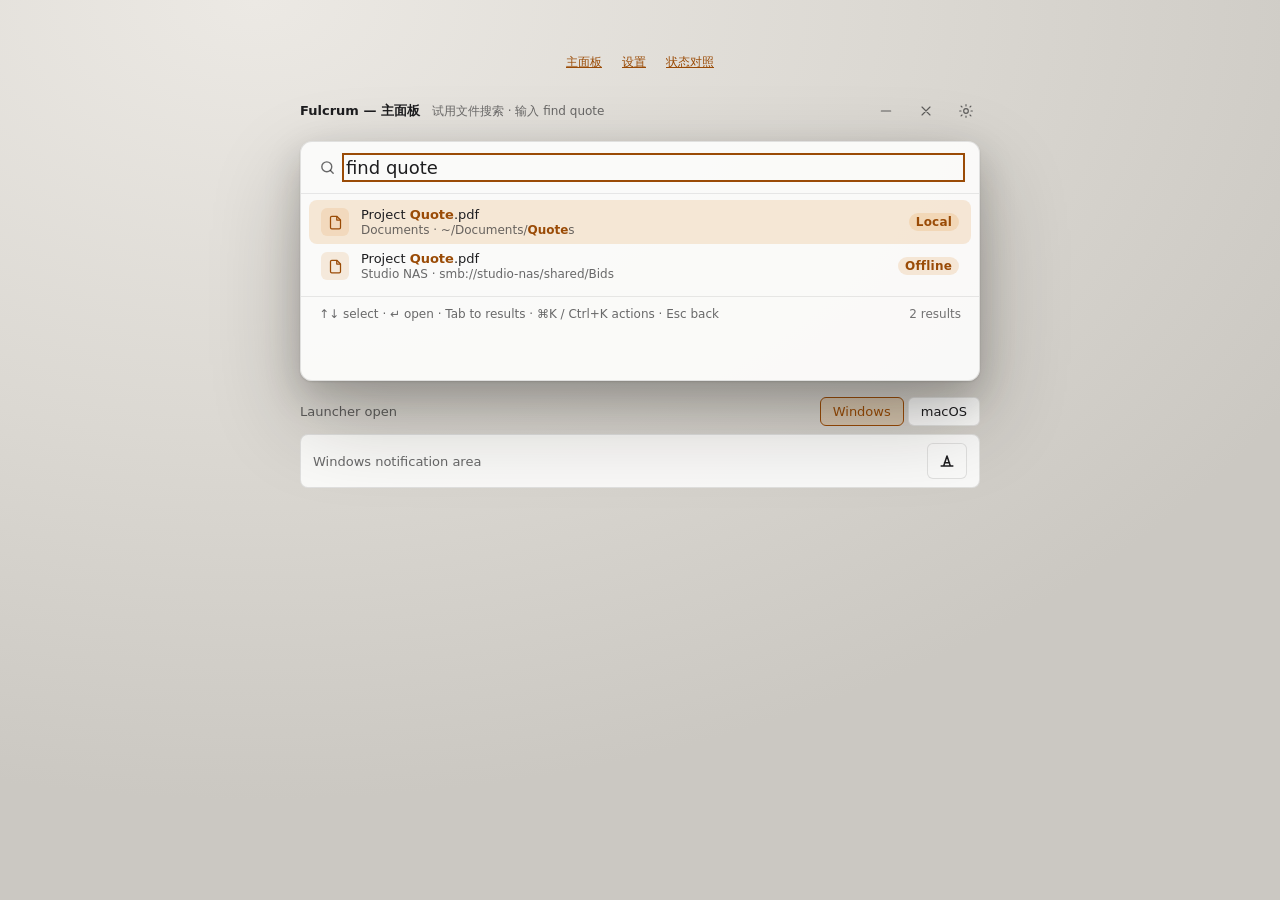
<file: design/prototype/panel.html>
<!DOCTYPE html>
<html lang="en">
<head>
<meta charset="UTF-8">
<meta name="viewport" content="width=device-width, initial-scale=1.0">
<title>Fulcrum — Panel 原型（英雄屏）</title>
<link rel="stylesheet" href="shared.css">
</head>
<body>
  <header class="cap">
    <div class="t">Fulcrum — 主面板</div>
    <div class="n">试用文件搜索 · 输入 find quote</div>
    <div class="sp"></div>
    <button class="iconbtn" type="button" data-hide-launcher aria-label="Minimize to background" title="Minimize to background"><svg width="16" height="16" viewBox="0 0 24 24" fill="none" stroke="currentColor" stroke-width="1.7" stroke-linecap="round" stroke-linejoin="round" aria-hidden="true"><path d="M5 12h14"></path></svg></button>
    <button class="iconbtn" type="button" data-hide-launcher aria-label="Close launcher window" title="Close launcher window"><svg width="16" height="16" viewBox="0 0 24 24" fill="none" stroke="currentColor" stroke-width="1.7" stroke-linecap="round" stroke-linejoin="round" aria-hidden="true"><path d="M6 6l12 12M18 6 6 18"></path></svg></button>
    <button class="iconbtn" type="button" data-theme-toggle aria-label="Switch to dark theme" id="themeBtn" title="Switch to dark theme"><svg width="16" height="16" viewBox="0 0 24 24" fill="none" stroke="currentColor" stroke-width="1.7" stroke-linecap="round" stroke-linejoin="round" aria-hidden="true"><circle cx="12" cy="12" r="3.5"></circle><path d="M12 2.5v2M12 19.5v2M4.6 4.6 6 6M18 18l1.4 1.4M2.5 12h2M19.5 12h2M4.6 19.4 6 18M18 6l1.4-1.4"></path></svg></button>
  </header>

  <section class="resident-shell" id="desktop-status" aria-label="Desktop integration preview">
    <div class="resident-caption">
      <span class="resident-state" role="status"></span>
      <div class="platform-choices" role="group" aria-label="Desktop preview">
        <button type="button" data-platform-choice="win" aria-pressed="true">Windows</button>
        <button type="button" data-platform-choice="mac" aria-pressed="false">macOS</button>
      </div>
    </div>
    <div class="resident-strip">
      <span class="resident-location">Windows notification area</span>
      <div class="resident-anchor">
        <button type="button" id="resident-trigger" class="resident-trigger" aria-label="Fulcrum menu" aria-haspopup="menu" aria-expanded="false" aria-controls="resident-menu">
          <svg class="od-icon" viewBox="0 0 24 24" fill="none" stroke="currentColor" stroke-width="1.8" stroke-linecap="round" stroke-linejoin="round" aria-hidden="true"><path d="M5 18h14M8 18l4-12 4 12M9 14h6"/></svg>
        </button>
        <div id="resident-menu" class="resident-menu" role="menu" aria-label="Fulcrum" hidden>
          <button type="button" tabindex="-1" role="menuitem" data-resident-command="open">Open Fulcrum</button>
          <button type="button" tabindex="-1" role="menuitem" data-resident-command="settings">Settings…</button>
          <button type="button" tabindex="-1" role="menuitem" data-resident-command="update">Check for updates…</button>
          <button type="button" tabindex="-1" role="menuitem" data-resident-command="quit">Quit Fulcrum</button>
        </div>
      </div>
      <button class="update-button" type="button" id="relaunch" hidden>Launch Fulcrum</button>
    </div>
  </section>

  <div class="panel w-s" id="app">
    <div class="query">
      <svg width="17" height="17" viewBox="0 0 24 24" fill="none" stroke="currentColor" stroke-width="2" stroke-linecap="round" aria-hidden="true"><circle cx="11" cy="11" r="7"/><path d="m20 20-3.8-3.8"/></svg>
      <div class="q">find quote<span class="caret"></span></div>
    </div>

    <div class="list">
      <!-- Application：原型用中性 app 类别字形，实现端换成真实 dock 图标 -->
      <div class="row selected" data-action-label="Open application sample" data-action-result="Figma application launch simulated." tabindex="0" aria-current="true">
        <div class="tile"><svg width="15" height="15" viewBox="0 0 24 24" fill="none" stroke="currentColor" stroke-width="2" stroke-linecap="round" stroke-linejoin="round" aria-hidden="true"><rect x="3" y="4" width="18" height="16" rx="2"/><path d="M3 9h18"/><path d="M6.5 6.5h.01M9.5 6.5h.01"/></svg></div>
        <div class="txt">
          <div class="ttl"><mark class="qhit">Fig</mark>ma</div>
          <div class="sub">/Applications/Figma.app</div>
        </div>
        <span class="chip">↵</span>
      </div>
      <!-- File：find 命中本地文件名索引 -->
      <div class="row" data-file-template hidden>
        <div class="tile"><svg class="od-icon" aria-hidden="true" width="15" height="15" viewBox="0 0 24 24" fill="none" stroke="currentColor" stroke-width="2" stroke-linejoin="round"><path d="M14 2H6a2 2 0 0 0-2 2v16a2 2 0 0 0 2 2h12a2 2 0 0 0 2-2V8z"/><path d="M14 2v6h6"/></svg></div>
        <div class="txt">
          <div class="ttl"><mark class="qhit">fig</mark>ma-tokens.json</div>
          <div class="sub">~/Projects/fulcrum/design</div>
        </div>
        <span class="badge">File</span>
      </div>
      <!-- Clipboard：历史命中，badge 标时间 -->
      <div class="row" data-action-label="Copy sample text" data-action-result="Copy simulated for the selected clipboard entry." tabindex="0">
        <div class="tile"><svg width="15" height="15" viewBox="0 0 24 24" fill="none" stroke="currentColor" stroke-width="2" stroke-linejoin="round" aria-hidden="true"><rect x="8" y="2" width="8" height="4" rx="1"/><path d="M16 4h2a2 2 0 0 1 2 2v14a2 2 0 0 1-2 2H6a2 2 0 0 1-2-2V6a2 2 0 0 1 2-2h2"/></svg></div>
        <div class="txt">
          <div class="ttl"><mark class="qhit">Fig</mark>ma frame 240×240 — hero card</div>
          <div class="sub">Clipboard · from Figma</div>
        </div>
        <span class="badge">2m</span>
      </div>
      <!-- Snippet：命名文本扩展 -->
      <div class="row" data-action-label="Expand sample snippet" data-action-result="Snippet expanded in this demo." tabindex="0">
        <div class="tile"><svg width="15" height="15" viewBox="0 0 24 24" fill="none" stroke="currentColor" stroke-width="2" stroke-linecap="round" stroke-linejoin="round" aria-hidden="true"><path d="M10 7H7.5A3.5 3.5 0 0 0 4 10.5v.5A3.5 3.5 0 0 0 7.5 14.5H9a1.5 1.5 0 0 1-1.5 1.5H6"/><path d="M19 7h-2.5A3.5 3.5 0 0 0 13 10.5v.5a3.5 3.5 0 0 0 3.5 3.5H18a1.5 1.5 0 0 1-1.5 1.5H15"/></svg></div>
        <div class="txt">
          <div class="ttl"><mark class="qhit">fig</mark>ma-export</div>
          <div class="sub">Snippet · “export @2x png to ~/Shots”</div>
        </div>
        <span class="badge">Snip</span>
      </div>
      <!-- Quicklink：keyword 认领的 URL 模板 -->
      <div class="row" data-action-label="Open sample link" data-action-result="Quicklink launch simulated for the selected destination." tabindex="0">
        <div class="tile"><svg width="15" height="15" viewBox="0 0 24 24" fill="none" stroke="currentColor" stroke-width="2" stroke-linecap="round" aria-hidden="true"><path d="M10 13a5 5 0 0 0 7.54.54l3-3a5 5 0 0 0-7.07-7.07l-1.72 1.71"/><path d="M14 11a5 5 0 0 0-7.54-.54l-3 3a5 5 0 0 0 7.07 7.07l1.71-1.71"/></svg></div>
        <div class="txt">
          <div class="ttl"><mark class="qhit">Fig</mark>ma team templates</div>
          <div class="sub">Quicklink · figma.com/files/team</div>
        </div>
        <span class="badge">Link</span>
      </div>
      <!-- Web search：!g 兜底行 -->
      <div class="row" data-action-label="Search the web in this sample" data-action-result="Web search simulated for the selected query." tabindex="0">
        <div class="tile"><svg width="15" height="15" viewBox="0 0 24 24" fill="none" stroke="currentColor" stroke-width="2" aria-hidden="true"><circle cx="12" cy="12" r="9"/><path d="M3 12h18M12 3c2.5 2.6 3.9 5.7 3.9 9s-1.4 6.4-3.9 9c-2.5-2.6-3.9-5.7-3.9-9s1.4-6.4 3.9-9z"/></svg></div>
        <div class="txt">
          <div class="ttl"><mark class="qhit">fig</mark></div>
          <div class="sub">Search the web with Google</div>
        </div>
        <span class="badge">!g</span>
      </div>
      <!-- Gallery：第一方插件可安装 -->
      <div class="row" data-action-label="View sample plugin" data-action-result="Gallery opened for the selected plugin in this demo." tabindex="0">
        <div class="tile"><svg width="15" height="15" viewBox="0 0 24 24" fill="none" stroke="currentColor" stroke-width="2" aria-hidden="true"><rect x="3" y="3" width="7" height="7" rx="1.5"/><rect x="14" y="3" width="7" height="7" rx="1.5"/><rect x="3" y="14" width="7" height="7" rx="1.5"/><rect x="14" y="14" width="7" height="7" rx="1.5"/></svg></div>
        <div class="txt">
          <div class="ttl"><mark class="qhit">fig</mark>let — Gallery plugin</div>
          <div class="sub">Plugin · ASCII banner generator · not installed</div>
        </div>
        <span class="badge">Gallery</span>
      </div>
    </div>

    <div class="foot">
      <span>↑↓ select · ↵ open · Tab to results · ⌘K / Ctrl+K actions · Esc back</span>
      <span class="sp"></span>
      <span class="status" role="status">Search by file name</span>
    </div>
  </div>

  <dialog class="file-dialog" id="resident-update" aria-labelledby="resident-update-title">
    <h2 id="resident-update-title">Software Update</h2>
    <div class="shared-update"></div>
    <div class="file-actions"><a id="resident-update-settings" href="settings.html?page=sync">Open Update Settings</a><button type="button" data-close>Close</button></div>
  </dialog>
<script src="prototype-runtime.js"></script>
<script src="search-settings.js"></script>
<script src="file-search.js"></script>
<script src="updates.js"></script>
<script src="resident.js"></script>
<script src="prototype-flow.js"></script>
</body>
</html>
</file>
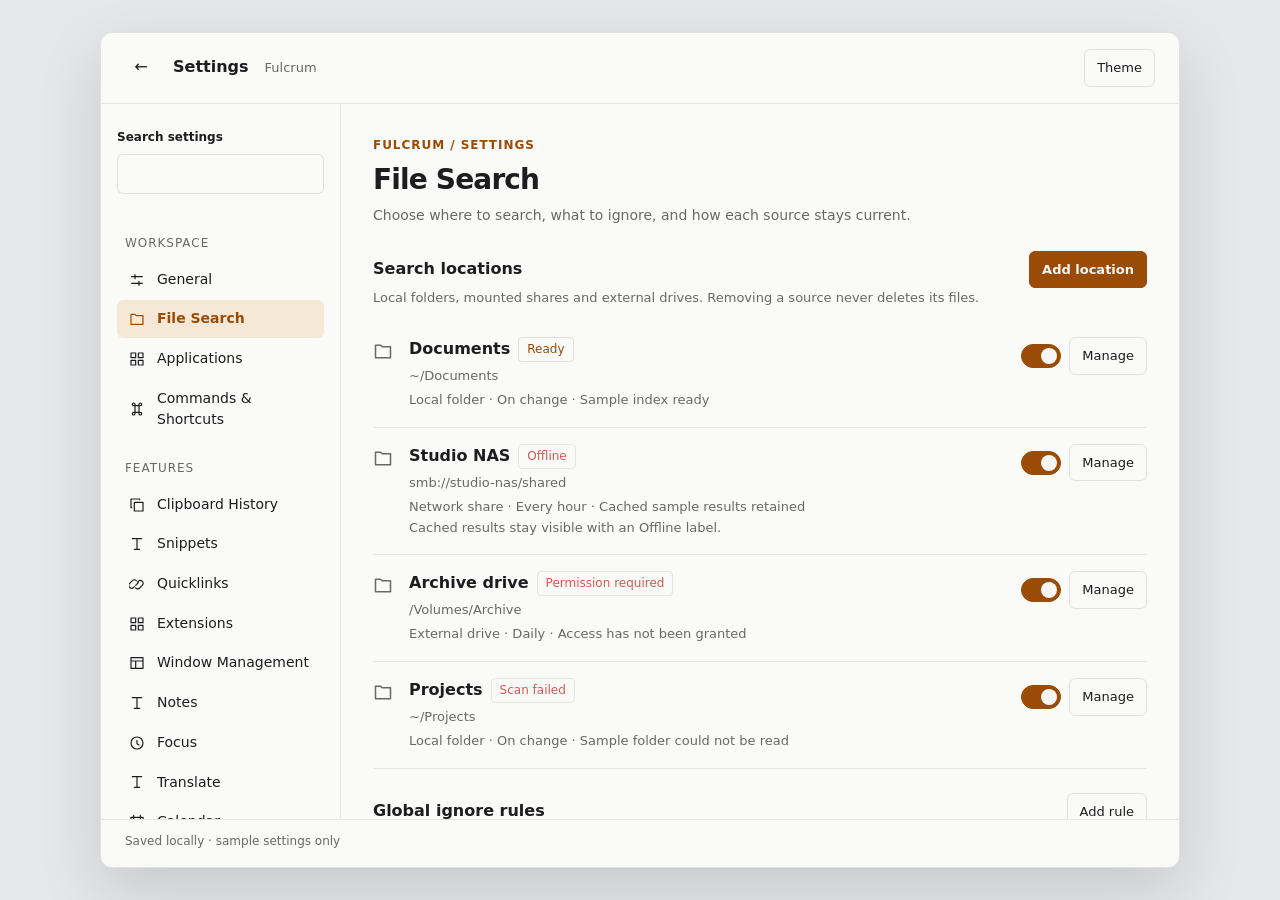
<file: design/prototype/settings.html>
<!doctype html>
<html lang="en">
<head>
  <meta charset="utf-8">
  <meta name="viewport" content="width=device-width, initial-scale=1">
  <title>Fulcrum — Settings</title>
  <link rel="stylesheet" href="shared.css">
  <link rel="stylesheet" href="settings.css">
</head>
<body>
  <main class="settings-window" id="app">
    <header class="settings-titlebar">
      <a class="back-link" id="back-to-search" href="panel.html" aria-label="Return to launcher">←</a>
      <strong>Settings</strong>
      <span class="title-note">Fulcrum</span>
      <button class="quiet" id="theme-toggle" type="button" data-theme-toggle aria-label="Switch to dark theme" title="Switch to dark theme">Theme</button>
    </header>
    <div class="settings-body">
      <aside class="settings-sidebar">
        <label class="search-label" for="settings-search">Search settings</label>
        <input id="settings-search" type="search" autocomplete="off">
        <nav id="settings-nav" aria-label="Settings sections"></nav>
      </aside>
      <section class="settings-content" id="content" tabindex="-1" aria-label="Current settings"></section>
    </div>
    <footer class="settings-footer">
      <span id="save-state"></span>
      <span id="feedback" role="status"></span>
    </footer>
    <dialog id="editor" aria-labelledby="dialog-title"></dialog>
  </main>
  <script src="search-settings.js"></script>
  <script src="updates.js"></script>
  <script src="settings.js"></script>
</body>
</html>
</file>
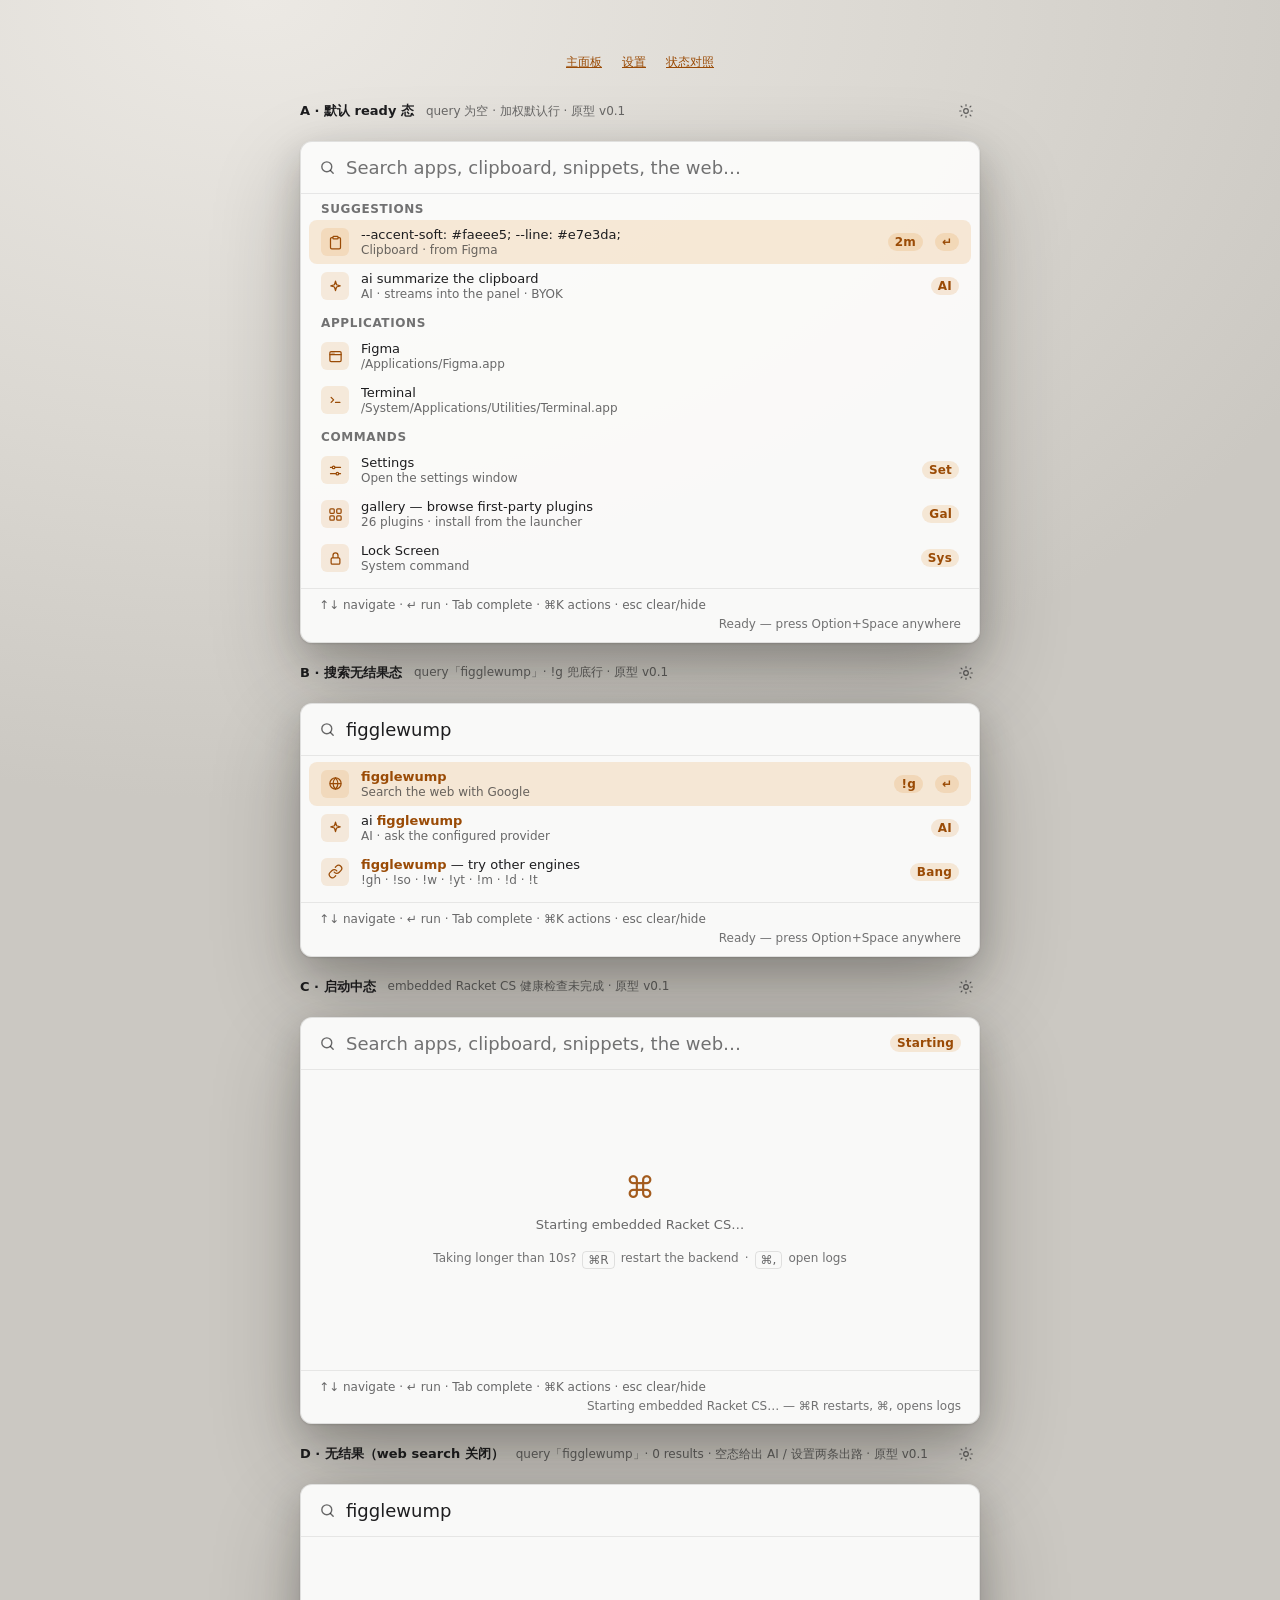
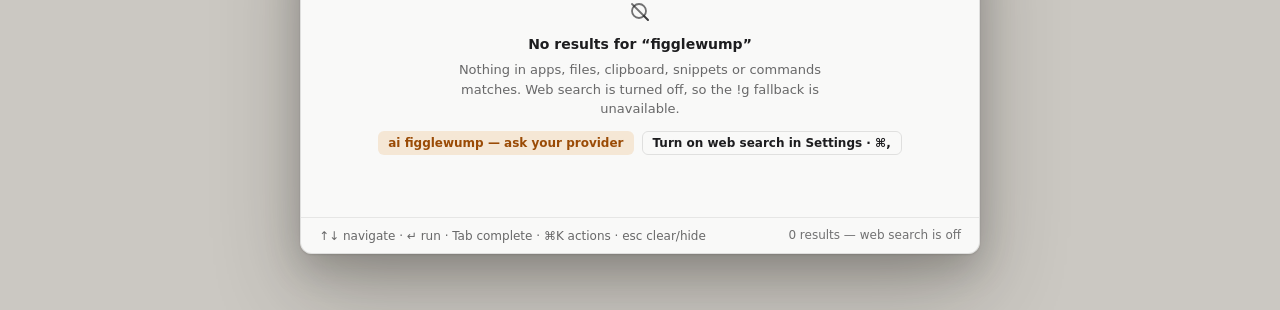
<file: design/prototype/states.html>
<!DOCTYPE html>
<html lang="en">
<head>
<meta charset="UTF-8">
<meta name="viewport" content="width=device-width, initial-scale=1.0">
<title>Fulcrum — 关键状态三联</title>
<link rel="stylesheet" href="shared.css">
</head>
<body>
  <!-- A：召唤后的默认态。search("") 返回加权混排：常驻设置行 + 应用 -->
  <header class="cap">
    <div class="t">A · 默认 ready 态</div>
    <div class="n">query 为空 · 加权默认行 · 原型 v0.1</div>
    <div class="sp"></div>
    <button class="iconbtn" type="button" data-theme-toggle aria-label="Switch to dark theme" data-theme="appA" title="Switch to dark theme"><svg width="16" height="16" viewBox="0 0 24 24" fill="none" stroke="currentColor" stroke-width="1.7" stroke-linecap="round" stroke-linejoin="round" aria-hidden="true"><circle cx="12" cy="12" r="3.5"></circle><path d="M12 2.5v2M12 19.5v2M4.6 4.6 6 6M18 18l1.4 1.4M2.5 12h2M19.5 12h2M4.6 19.4 6 18M18 6l1.4-1.4"></path></svg></button>
  </header>
  <div class="panel w-s" id="appA">
    <div class="query">
      <svg width="17" height="17" viewBox="0 0 24 24" fill="none" stroke="currentColor" stroke-width="2" stroke-linecap="round" aria-hidden="true"><circle cx="11" cy="11" r="7"/><path d="m20 20-3.8-3.8"/></svg>
      <div class="q"><span class="ph">Search apps, clipboard, snippets, the web…</span></div>
    </div>
    <div class="list">
      <div class="glabel">Suggestions</div>
      <div class="row selected" tabindex="0" aria-current="true">
        <div class="tile"><svg width="15" height="15" viewBox="0 0 24 24" fill="none" stroke="currentColor" stroke-width="2" stroke-linejoin="round" aria-hidden="true"><rect x="8" y="2" width="8" height="4" rx="1"/><path d="M16 4h2a2 2 0 0 1 2 2v14a2 2 0 0 1-2 2H6a2 2 0 0 1-2-2V6a2 2 0 0 1 2-2h2"/></svg></div>
        <div class="txt"><div class="ttl">--accent-soft: #faeee5; --line: #e7e3da;</div><div class="sub">Clipboard · from Figma</div></div>
        <span class="badge">2m</span>
        <span class="chip">↵</span>
      </div>
      <div class="row" tabindex="0">
        <div class="tile"><svg width="15" height="15" viewBox="0 0 24 24" fill="none" stroke="currentColor" stroke-width="2" stroke-linejoin="round" aria-hidden="true"><path d="M12 3.5 13.7 9.2 19.5 11 13.7 12.8 12 18.5 10.3 12.8 4.5 11 10.3 9.2z"/></svg></div>
        <div class="txt"><div class="ttl">ai summarize the clipboard</div><div class="sub">AI · streams into the panel · BYOK</div></div>
        <span class="badge">AI</span>
      </div>

      <div class="glabel">Applications</div>
      <div class="row" tabindex="0">
        <div class="tile"><svg width="15" height="15" viewBox="0 0 24 24" fill="none" stroke="currentColor" stroke-width="2" stroke-linecap="round" stroke-linejoin="round" aria-hidden="true"><rect x="3" y="4" width="18" height="16" rx="2"/><path d="M3 9h18"/><path d="M6.5 6.5h.01M9.5 6.5h.01"/></svg></div>
        <div class="txt"><div class="ttl">Figma</div><div class="sub">/Applications/Figma.app</div></div>
      </div>
      <div class="row" tabindex="0">
        <div class="tile"><svg width="15" height="15" viewBox="0 0 24 24" fill="none" stroke="currentColor" stroke-width="2" stroke-linecap="round" stroke-linejoin="round" aria-hidden="true"><path d="m5 7 4 4-4 4"/><path d="M12 15h7"/></svg></div>
        <div class="txt"><div class="ttl">Terminal</div><div class="sub">/System/Applications/Utilities/Terminal.app</div></div>
      </div>

      <div class="glabel">Commands</div>
      <div class="row" tabindex="0">
        <div class="tile"><svg width="15" height="15" viewBox="0 0 24 24" fill="none" stroke="currentColor" stroke-width="2" stroke-linecap="round" aria-hidden="true"><path d="M4 7h16M4 17h16"/><circle cx="9" cy="7" r="2" fill="var(--glass)"/><circle cx="15" cy="17" r="2" fill="var(--glass)"/></svg></div>
        <div class="txt"><div class="ttl">Settings</div><div class="sub">Open the settings window</div></div>
        <span class="badge">Set</span>
      </div>
      <div class="row" tabindex="0">
        <div class="tile"><svg width="15" height="15" viewBox="0 0 24 24" fill="none" stroke="currentColor" stroke-width="2" stroke-linejoin="round" aria-hidden="true"><rect x="3" y="3" width="7" height="7" rx="1.5"/><rect x="14" y="3" width="7" height="7" rx="1.5"/><rect x="3" y="14" width="7" height="7" rx="1.5"/><rect x="14" y="14" width="7" height="7" rx="1.5"/></svg></div>
        <div class="txt"><div class="ttl">gallery — browse first-party plugins</div><div class="sub">26 plugins · install from the launcher</div></div>
        <span class="badge">Gal</span>
      </div>
      <div class="row" tabindex="0">
        <div class="tile"><svg width="15" height="15" viewBox="0 0 24 24" fill="none" stroke="currentColor" stroke-width="2" stroke-linejoin="round" aria-hidden="true"><rect x="5" y="11" width="14" height="10" rx="2"/><path d="M8 11V7a4 4 0 0 1 8 0v4"/></svg></div>
        <div class="txt"><div class="ttl">Lock Screen</div><div class="sub">System command</div></div>
        <span class="badge">Sys</span>
      </div>
    </div>
    <div class="foot">
      <span>↑↓ navigate · ↵ run · Tab complete · ⌘K actions · esc clear/hide</span>
      <span class="sp"></span>
      <span class="status">Ready — press Option+Space anywhere</span>
    </div>
  </div>

  <!-- B：无本地结果、web search 开启 → !g 兜底行可执行；关闭时见 D 空态 -->
  <header class="cap">
    <div class="t">B · 搜索无结果态</div>
    <div class="n">query「figglewump」· !g 兜底行 · 原型 v0.1</div>
    <div class="sp"></div>
    <button class="iconbtn" type="button" data-theme-toggle aria-label="Switch to dark theme" data-theme="appB" title="Switch to dark theme"><svg width="16" height="16" viewBox="0 0 24 24" fill="none" stroke="currentColor" stroke-width="1.7" stroke-linecap="round" stroke-linejoin="round" aria-hidden="true"><circle cx="12" cy="12" r="3.5"></circle><path d="M12 2.5v2M12 19.5v2M4.6 4.6 6 6M18 18l1.4 1.4M2.5 12h2M19.5 12h2M4.6 19.4 6 18M18 6l1.4-1.4"></path></svg></button>
  </header>
  <div class="panel w-s" id="appB">
    <div class="query">
      <svg width="17" height="17" viewBox="0 0 24 24" fill="none" stroke="currentColor" stroke-width="2" stroke-linecap="round" aria-hidden="true"><circle cx="11" cy="11" r="7"/><path d="m20 20-3.8-3.8"/></svg>
      <div class="q">figglewump<span class="caret"></span></div>
    </div>
    <div class="list">
      <div class="row selected" tabindex="0" aria-current="true">
        <div class="tile"><svg width="15" height="15" viewBox="0 0 24 24" fill="none" stroke="currentColor" stroke-width="2" aria-hidden="true"><circle cx="12" cy="12" r="9"/><path d="M3 12h18M12 3c2.5 2.6 3.9 5.7 3.9 9s-1.4 6.4-3.9 9c-2.5-2.6-3.9-5.7-3.9-9s1.4-6.4 3.9-9z"/></svg></div>
        <div class="txt"><div class="ttl"><mark class="qhit">figglewump</mark></div><div class="sub">Search the web with Google</div></div>
        <span class="badge">!g</span>
        <span class="chip">↵</span>
      </div>
      <div class="row" tabindex="0">
        <div class="tile"><svg width="15" height="15" viewBox="0 0 24 24" fill="none" stroke="currentColor" stroke-width="2" stroke-linejoin="round" aria-hidden="true"><path d="M12 3.5 13.7 9.2 19.5 11 13.7 12.8 12 18.5 10.3 12.8 4.5 11 10.3 9.2z"/></svg></div>
        <div class="txt"><div class="ttl">ai <mark class="qhit">figglewump</mark></div><div class="sub">AI · ask the configured provider</div></div>
        <span class="badge">AI</span>
      </div>
      <div class="row" tabindex="0">
        <div class="tile"><svg width="15" height="15" viewBox="0 0 24 24" fill="none" stroke="currentColor" stroke-width="2" stroke-linecap="round" aria-hidden="true"><path d="M10 13a5 5 0 0 0 7.54.54l3-3a5 5 0 0 0-7.07-7.07l-1.72 1.71"/><path d="M14 11a5 5 0 0 0-7.54-.54l-3 3a5 5 0 0 0 7.07 7.07l1.71-1.71"/></svg></div>
        <div class="txt"><div class="ttl"><mark class="qhit">figglewump</mark> — try other engines</div><div class="sub">!gh · !so · !w · !yt · !m · !d · !t</div></div>
        <span class="badge">Bang</span>
      </div>
    </div>
    <div class="foot">
      <span>↑↓ navigate · ↵ run · Tab complete · ⌘K actions · esc clear/hide</span>
      <span class="sp"></span>
      <span class="status">Ready — press Option+Space anywhere</span>
    </div>
  </div>

  <!-- C：启动中。后端健康检查未过：居中 ⌘ + startingStatus，列表不出现 -->
  <header class="cap">
    <div class="t">C · 启动中态</div>
    <div class="n">embedded Racket CS 健康检查未完成 · 原型 v0.1</div>
    <div class="sp"></div>
    <button class="iconbtn" type="button" data-theme-toggle aria-label="Switch to dark theme" data-theme="appC" title="Switch to dark theme"><svg width="16" height="16" viewBox="0 0 24 24" fill="none" stroke="currentColor" stroke-width="1.7" stroke-linecap="round" stroke-linejoin="round" aria-hidden="true"><circle cx="12" cy="12" r="3.5"></circle><path d="M12 2.5v2M12 19.5v2M4.6 4.6 6 6M18 18l1.4 1.4M2.5 12h2M19.5 12h2M4.6 19.4 6 18M18 6l1.4-1.4"></path></svg></button>
  </header>
  <div class="panel w-s" id="appC">
    <div class="query" aria-busy="true">
      <svg width="17" height="17" viewBox="0 0 24 24" fill="none" stroke="currentColor" stroke-width="2" stroke-linecap="round" aria-hidden="true"><circle cx="11" cy="11" r="7"/><path d="m20 20-3.8-3.8"/></svg>
      <div class="q"><span class="ph">Search apps, clipboard, snippets, the web…</span></div>
      <span class="badge">Starting</span>
    </div>
    <div class="center">
      <div class="glyph">⌘</div>
      <div class="msg">Starting embedded Racket CS…</div>
      <div class="recover">
        <span>Taking longer than 10s?</span>
        <kbd>⌘R</kbd><span>restart the backend</span>
        <span>·</span>
        <kbd>⌘,</kbd><span>open logs</span>
      </div>
    </div>
    <div class="foot">
      <span>↑↓ navigate · ↵ run · Tab complete · ⌘K actions · esc clear/hide</span>
      <span class="sp"></span>
      <span class="status">Starting embedded Racket CS… — ⌘R restarts, ⌘, opens logs</span>
    </div>
  </div>

  <!-- D：无本地结果 + web search 关闭 → 诚实空态，给出下一步而不是死胡同 -->
  <header class="cap">
    <div class="t">D · 无结果（web search 关闭）</div>
    <div class="n">query「figglewump」· 0 results · 空态给出 AI / 设置两条出路 · 原型 v0.1</div>
    <div class="sp"></div>
    <button class="iconbtn" type="button" data-theme-toggle aria-label="Switch to dark theme" data-theme="appD" title="Switch to dark theme"><svg width="16" height="16" viewBox="0 0 24 24" fill="none" stroke="currentColor" stroke-width="1.7" stroke-linecap="round" stroke-linejoin="round" aria-hidden="true"><circle cx="12" cy="12" r="3.5"></circle><path d="M12 2.5v2M12 19.5v2M4.6 4.6 6 6M18 18l1.4 1.4M2.5 12h2M19.5 12h2M4.6 19.4 6 18M18 6l1.4-1.4"></path></svg></button>
  </header>
  <div class="panel w-s" id="appD">
    <div class="query">
      <svg width="17" height="17" viewBox="0 0 24 24" fill="none" stroke="currentColor" stroke-width="2" stroke-linecap="round" aria-hidden="true"><circle cx="11" cy="11" r="7"/><path d="m20 20-3.8-3.8"/></svg>
      <div class="q">figglewump<span class="caret"></span></div>
    </div>
    <div class="empty">
      <div class="eico">
        <svg width="24" height="24" viewBox="0 0 24 24" fill="none" stroke="currentColor" stroke-width="1.8" stroke-linecap="round" aria-hidden="true"><circle cx="11" cy="11" r="7"/><path d="m20 20-3.8-3.8"/><path d="m4 4 16 16"/></svg>
      </div>
      <div class="et">No results for “figglewump”</div>
      <div class="eb">Nothing in apps, files, clipboard, snippets or commands matches. Web search is turned off, so the !g fallback is unavailable.</div>
      <div class="ea">
        <button class="eact" type="button">ai figglewump — ask your provider</button>
        <button class="eact neutral" type="button">Turn on web search in Settings · ⌘,</button>
      </div>
    </div>
    <div class="foot">
      <span>↑↓ navigate · ↵ run · Tab complete · ⌘K actions · esc clear/hide</span>
      <span class="sp"></span>
      <span class="status">0 results — web search is off</span>
    </div>
  </div>

  <script>
    document.querySelectorAll('.iconbtn').forEach(btn => {
      btn.addEventListener('click', () => {
        document.getElementById(btn.dataset.theme).classList.toggle('dark');
      });
    });
  </script>
<script src="prototype-runtime.js"></script>
<script src="prototype-flow.js"></script>
</body>
</html>
</file>
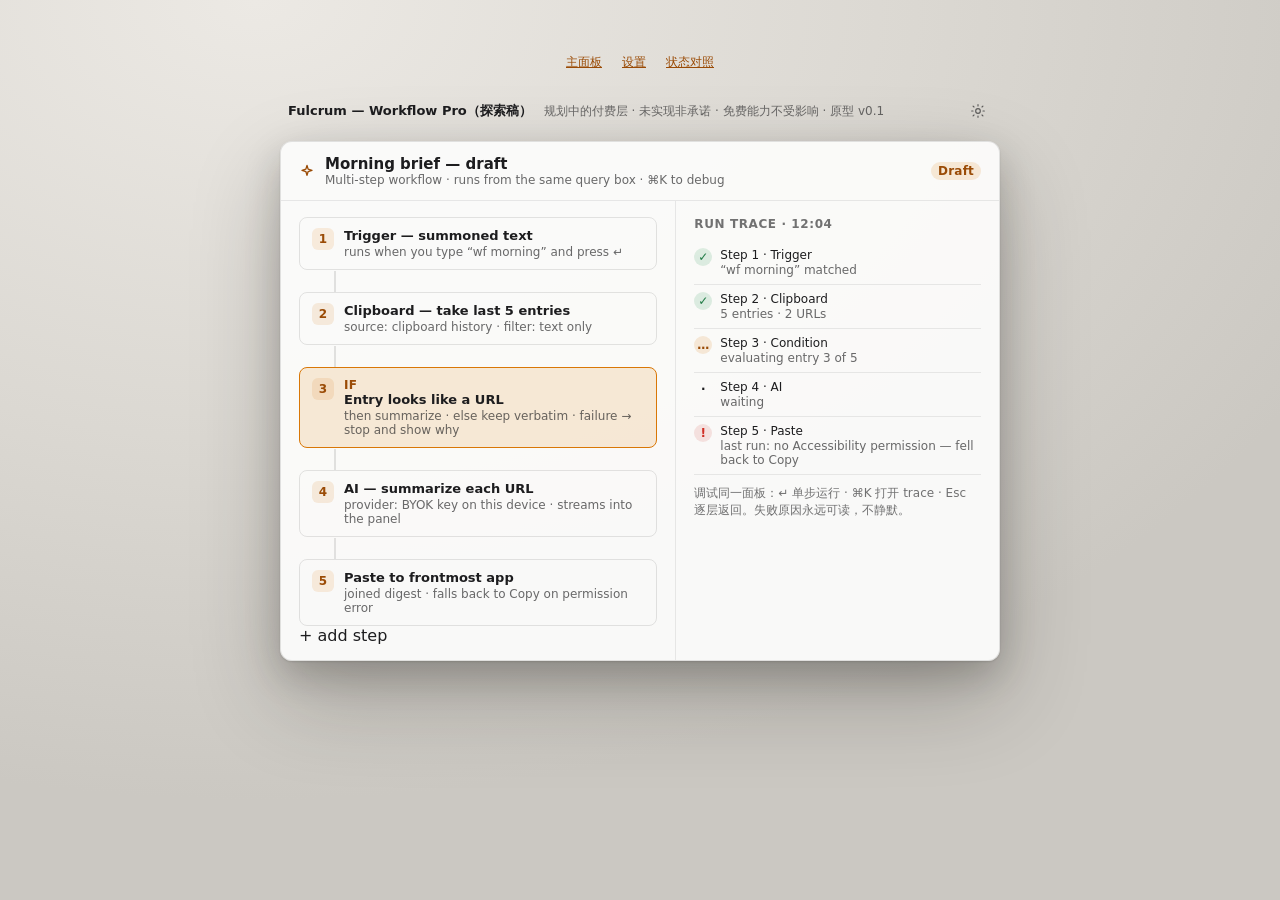
<file: design/prototype/workflow.html>
<!DOCTYPE html>
<html lang="en">
<head>
<meta charset="UTF-8">
<meta name="viewport" content="width=device-width, initial-scale=1.0">
<title>Fulcrum — Workflow Pro 编排概念（探索稿）</title>
<link rel="stylesheet" href="shared.css">
<style>
  /* ==== 屏专属：Workflow Pro 形态探索 —— 规划中的付费层（PRICING 2026-10-v2），
     未实现、非承诺；免费 launcher 能力不受影响。沿用玻璃面板家族语言。 ==== */
  :root { --shell-w: 720px; }
  .panel.win { width: 720px; height: 520px; }
  .wfhead { flex: none; display: flex; align-items: center; gap: 10px; padding: 13px 18px; border-bottom: 1px solid var(--hairline); }
  .wfhead .ttl { font-size: 15px; font-weight: 600; }
  .wfhead .st { font-size: 12px; color: var(--mute); }
  .wfbody { flex: 1; display: flex; min-height: 0; }
  .canvas { flex: 1.25; padding: 16px 18px; overflow-y: auto; }
  .step {
    position: relative; display: flex; gap: 10px; padding: 10px 12px;
    border: 1px solid var(--line); border-radius: 8px; background: transparent;
  }
  .step + .step { margin-top: 22px; }
  .step + .step::before {
    content: ""; position: absolute; left: 34px; top: -22px; height: 21px;
    border-left: 2px solid var(--line);
  }
  .step.sel { border-color: var(--accent); background: var(--sel); }
  .step .num {
    flex: none; width: 22px; height: 22px; border-radius: 6px; background: var(--tile);
    color: var(--accent-text); font-size: 12px; font-weight: 700; display: grid; place-items: center;
  }
  .step .stt { flex: 1; min-width: 0; }
  .step .name { font-size: 13px; font-weight: 600; }
  .step .prm { font-size: 12px; color: var(--mute); margin-top: 2px; }
  .step .cond { font-size: 12px; font-weight: 700; letter-spacing: .4px; color: var(--accent-text); }
  .step .add { color: var(--faint); font-size: 12px; padding: 8px 0 0 32px; }
  .trace { flex: 1; border-left: 1px solid var(--hairline); padding: 16px 18px; overflow-y: auto; }
  .trace h2 { font-size: 12px; font-weight: 600; letter-spacing: .6px; color: var(--faint); margin-bottom: 10px; }
  .tr {
    display: flex; gap: 8px; align-items: flex-start; padding: 7px 0;
    border-bottom: 1px solid var(--hairline); font-size: 12px;
  }
  .tr .mark { flex: none; width: 18px; height: 18px; border-radius: 50%; display: grid; place-items: center; font-size: 12px; font-weight: 700; margin-top: 0; }
  .tr.ok .mark { background: rgba(48,153,88,.15); color: #1f7a44; }
  .dark .tr.ok .mark { background: rgba(76,196,122,.16); color: #6bd493; }
  .tr.fail .mark { background: rgba(208,47,38,.12); color: var(--danger); }
  .tr.run .mark { background: var(--badge); color: var(--accent-text); }
  .tr .tt { color: var(--ink); }
  .tr .td { color: var(--mute); margin-top: 1px; }
  .trace .hint { margin-top: 10px; font-size: 12px; color: var(--faint); }
</style>
</head>
<body>
  <header class="cap">
    <div class="t">Fulcrum — Workflow Pro（探索稿）</div>
    <div class="n">规划中的付费层 · 未实现非承诺 · 免费能力不受影响 · 原型 v0.1</div>
    <div class="sp"></div>
    <button class="iconbtn" type="button" data-theme-toggle aria-label="Switch to dark theme" id="themeBtn" title="Switch to dark theme"><svg width="16" height="16" viewBox="0 0 24 24" fill="none" stroke="currentColor" stroke-width="1.7" stroke-linecap="round" stroke-linejoin="round" aria-hidden="true"><circle cx="12" cy="12" r="3.5"></circle><path d="M12 2.5v2M12 19.5v2M4.6 4.6 6 6M18 18l1.4 1.4M2.5 12h2M19.5 12h2M4.6 19.4 6 18M18 6l1.4-1.4"></path></svg></button>
  </header>

  <div class="panel win" id="app">
    <div class="wfhead">
      <svg width="16" height="16" viewBox="0 0 24 24" fill="none" stroke="currentColor" stroke-width="2" stroke-linejoin="round" style="color:var(--accent-text)" aria-hidden="true"><path d="M12 3.5 13.7 9.2 19.5 11 13.7 12.8 12 18.5 10.3 12.8 4.5 11 10.3 9.2z"/></svg>
      <div>
        <div class="ttl">Morning brief — draft</div>
        <div class="st">Multi-step workflow · runs from the same query box · ⌘K to debug</div>
      </div>
      <span style="flex:1"></span>
      <span class="badge">Draft</span>
    </div>
    <div class="wfbody">
      <div class="canvas">
        <div class="step">
          <div class="num">1</div>
          <div class="stt">
            <div class="name">Trigger — summoned text</div>
            <div class="prm">runs when you type “wf morning” and press ↵</div>
          </div>
        </div>
        <div class="step">
          <div class="num">2</div>
          <div class="stt">
            <div class="name">Clipboard — take last 5 entries</div>
            <div class="prm">source: clipboard history · filter: text only</div>
          </div>
        </div>
        <div class="step sel">
          <div class="num">3</div>
          <div class="stt">
            <div class="cond">IF</div>
            <div class="name">Entry looks like a URL</div>
            <div class="prm">then summarize · else keep verbatim · failure → stop and show why</div>
          </div>
        </div>
        <div class="step">
          <div class="num">4</div>
          <div class="stt">
            <div class="name">AI — summarize each URL</div>
            <div class="prm">provider: BYOK key on this device · streams into the panel</div>
          </div>
        </div>
        <div class="step">
          <div class="num">5</div>
          <div class="stt">
            <div class="name">Paste to frontmost app</div>
            <div class="prm">joined digest · falls back to Copy on permission error</div>
          </div>
        </div>
        <div class="add">+ add step</div>
      </div>
      <aside class="trace">
        <h2>RUN TRACE · 12:04</h2>
        <div class="tr ok"><span class="mark">✓</span><div><div class="tt">Step 1 · Trigger</div><div class="td">“wf morning” matched</div></div></div>
        <div class="tr ok"><span class="mark">✓</span><div><div class="tt">Step 2 · Clipboard</div><div class="td">5 entries · 2 URLs</div></div></div>
        <div class="tr run"><span class="mark">…</span><div><div class="tt">Step 3 · Condition</div><div class="td">evaluating entry 3 of 5</div></div></div>
        <div class="tr"><span class="mark">·</span><div><div class="tt">Step 4 · AI</div><div class="td">waiting</div></div></div>
        <div class="tr fail"><span class="mark">!</span><div><div class="tt">Step 5 · Paste</div><div class="td">last run: no Accessibility permission — fell back to Copy</div></div></div>
        <div class="hint">调试同一面板：↵ 单步运行 · ⌘K 打开 trace · Esc 逐层返回。失败原因永远可读，不静默。</div>
      </aside>
    </div>
  </div>

  <script>
    document.getElementById('themeBtn').addEventListener('click', () => {
      document.getElementById('app').classList.toggle('dark');
    });
  </script>
<script src="prototype-runtime.js"></script>
<script src="prototype-flow.js"></script>
</body>
</html>
</file>
<file: design/prototype/shared.css>
/* ==== Fulcrum prototype shared shell — tokens & panel primitives, see design/DESIGN.md ==== */
:root {
  --glass: rgba(250,250,249,.98); --ink: #1d1d1f; --mute: rgba(29,29,31,.66);
  --faint: rgba(29,29,31,.62); --line: rgba(0,0,0,.10); --hairline: rgba(0,0,0,.08);
  /* --accent is the fill colour (selection, tiles, switches); --accent-text is the
     readable amber for text, badges, chips and icons (>=4.5:1 on its own tint). */
  --accent: #D97706; --accent-text: #9A4B06; --sel: rgba(217,119,6,.14);
  --hover: rgba(0,0,0,.05);
  --tile: rgba(217,119,6,.12); --badge: rgba(217,119,6,.14); --danger: #d02f26;
}
.dark {
  --glass: rgba(28,28,30,.98); --ink: #f2f2f2; --mute: rgba(242,242,242,.66);
  --faint: rgba(242,242,242,.52); --line: rgba(255,255,255,.10); --hairline: rgba(255,255,255,.08);
  --accent: #D97706; --accent-text: #F0A64B; --sel: rgba(217,119,6,.14);
  --hover: rgba(255,255,255,.07);
  --tile: rgba(217,119,6,.12); --badge: rgba(217,119,6,.14); --danger: #ff5449;
  color-scheme: dark;
}
* { box-sizing: border-box; margin: 0; padding: 0; }
body {
  min-height: 100vh; display: flex; flex-direction: column; align-items: center; gap: 16px;
  padding: 44px 24px 56px;
  background: radial-gradient(1200px 800px at 20% 0%, #ece9e4, #dbd8d2 55%, #cbc8c2);
  font-family: system-ui, -apple-system, "Segoe UI", "PingFang SC", "Hiragino Sans GB", "Microsoft YaHei", "Noto Sans CJK SC", sans-serif;
  -webkit-font-smoothing: antialiased; color: var(--ink);
}
/* dark page ground: follows .dark on the root or on body, so the prototype chrome
   (captions, resident strip) never renders light-on-light */
html.dark body, body.dark {
  background: radial-gradient(1200px 800px at 20% 0%, #2a2a2c, #1c1c1e 55%, #151516);
}
/* prototype chrome (annotation, not product UI): screen caption + theme toggle */
.cap { display: flex; align-items: center; gap: 12px; width: var(--shell-w, 680px); max-width: 100%; }
/* launcher pages: the caption follows the panel's small-screen fit (55vw) */
body:has(> .panel) .cap { width: min(var(--shell-w, 680px), 55vw); }
.cap .t { font-size: 13px; font-weight: 700; }
.cap .n { font-size: 12px; color: var(--faint); }
.cap .sp { flex: 1; }
/* quiet icon button: transparent at rest, secondary text colour, neutral tint on
   hover. The 16px line icon inside carries its own stroke attributes. */
.iconbtn {
  width: 28px; height: 28px; padding: 0; border-radius: 6px; border: 0;
  background: transparent; color: var(--mute);
  display: grid; place-items: center; cursor: pointer;
}
.iconbtn:not(:disabled):hover { background: var(--hover); }
/* the launcher panel */
.panel {
  /* 680x640 is the design ceiling, not a fixed frame (DESIGN.md 启动窗几何):
     the panel grows with its results, scrolls at 12 rows, and never covers
     more than 55% of the screen width or 65% of its height. Standard
     desktops keep the design size; low-resolution screens get a shorter list. */
  position: relative; width: min(680px, 55vw); max-width: 100%; height: auto;
  min-height: 240px; max-height: min(640px, 65dvh);
  border-radius: 12px; overflow: hidden; display: flex; flex-direction: column;
  background: var(--glass); color: var(--ink); border: 1px solid var(--line);
  box-shadow: 0 1px 2px rgba(20,18,14,.12), 0 14px 36px rgba(20,18,14,.20), 0 36px 90px rgba(20,18,14,.24);
  transition: background .12s ease, color .12s ease;
}
.panel.w-s { --shell-w: 680px; }
.query {
  flex: none; display: flex; align-items: center; gap: 10px; padding: 15px 18px;
  border-bottom: 1px solid var(--hairline);
}
.query > svg { flex: none; color: var(--mute); }
.query .q { flex: 1; min-width: 0; font-size: 18px; font-weight: 500; white-space: nowrap; overflow: hidden; }
.query .q .caret { display: inline-block; width: 2px; height: 20px; background: var(--accent); vertical-align: -3px; margin-left: 1px; }
.query .ph { color: var(--faint); font-weight: 500; }
/* IME pre-edit: text is visible but owned by the input method until commit.
   While composing, Enter / ↑ / ↓ / Tab must not run or move the selection. */
.query .q .preedit {
  text-decoration: underline dotted var(--mute); text-decoration-thickness: 1.5px; text-underline-offset: 3px;
}
.imeflag {
  flex: none; font-size: 12px; font-weight: 600; letter-spacing: .2px; color: var(--mute);
  border: 1px solid var(--line); border-radius: 4px; padding: 1px 5px;
}
.list { flex: 1 1 auto; min-height: 0; max-height: 548px; overflow-y: auto; padding: 6px 8px 8px; }
.row {
  display: flex; align-items: center; gap: 12px; min-height: 44px; padding: 0 12px;
  border-radius: 8px; transition: background .12s ease; cursor: default;
}
.row:hover, .row:focus-visible { background: var(--hover); }
.row.selected, .row.selected:hover { background: var(--sel); }
.tile {
  flex: none; width: 28px; height: 28px; border-radius: 6px; background: var(--tile);
  color: var(--accent-text); display: grid; place-items: center;
}
.tile svg { display: block; }
.txt { flex: 1; min-width: 0; }
.ttl { font-size: 13px; font-weight: 500; white-space: nowrap; overflow: hidden; text-overflow: ellipsis; }
.sub { font-size: 12px; color: var(--mute); margin-top: 1px; white-space: nowrap; overflow: hidden; text-overflow: ellipsis; }
/* query match: accent text + heavier weight — two cues, never colour alone */
mark.qhit { background: none; color: var(--accent-text); font-weight: 650; }
/* masked secret: the bullets carry the meaning, not the colour */
.redact { letter-spacing: .08em; font-variant-numeric: tabular-nums; color: var(--mute); }
.badge {
  flex: none; font-size: 12px; font-weight: 600; letter-spacing: .2px;
  color: var(--accent-text); background: var(--badge); border-radius: 99px; padding: 2px 7px;
  white-space: nowrap;
}
/* the ↵ affordance chip — selected row only (row grammar contract) */
.chip {
  flex: none; font-size: 12px; font-weight: 600; color: var(--accent-text);
  background: var(--badge); border-radius: 99px; padding: 2px 7px;
}
.row:not(.selected) .chip { display: none; }
.row.danger .ttl, .row.danger .tile { color: var(--danger); }
.row.danger .tile { background: rgba(208,47,38,.10); }
/* unavailable source: dimmed, not hidden — the reason is carried by text */
.row.disabled { cursor: not-allowed; }
.row.disabled:hover { background: transparent; }
.row.disabled .ttl, .row.disabled .sub { color: var(--faint); }
.row.disabled .tile { color: var(--faint); background: rgba(0,0,0,.05); }
.dark .row.disabled .tile { background: rgba(255,255,255,.06); }
.foot {
  flex: none; display: flex; flex-wrap: wrap; align-items: center; gap: 4px 8px; padding: 9px 18px;
  border-top: 1px solid var(--hairline); font-size: 12px; color: var(--mute);
}
.foot .sp { flex: 1; }
/* status line carries feedback, so it is never cut: when it does not fit beside the
   hints it wraps whole onto its own (right-aligned) row instead of ending in an ellipsis */
.foot .status { color: var(--faint); margin-left: auto; max-width: 100%; line-height: 1.4; }
.status.issue { color: var(--ink); opacity: .8; }
/* degraded / offline banner: local work continues, the reason stays on screen */
.banner {
  flex: none; display: flex; align-items: center; gap: 8px; padding: 7px 18px;
  border-bottom: 1px solid var(--hairline); background: rgba(208,47,38,.06);
  font-size: 12px; color: var(--ink); line-height: 1.4;
}
.banner > svg { flex: none; color: var(--danger); }
.banner .bt { flex: 1; min-width: 0; }
.banner .bt b { font-weight: 600; }
/* not-ready center slot (starting state) */
.center { flex: 1; min-height: 300px; display: flex; flex-direction: column; align-items: center; justify-content: center; gap: 10px; padding: 24px; }
.center .glyph { font-size: 30px; font-weight: 300; color: var(--accent-text); opacity: .9; }
.center .msg { font-size: 13px; color: var(--mute); text-align: center; max-width: 480px; line-height: 1.5; }
.center .recover {
  margin-top: 6px; display: flex; gap: 6px; flex-wrap: wrap; justify-content: center;
  font-size: 12px; color: var(--faint);
}
kbd {
  font-family: inherit; font-size: 12px; color: var(--mute);
  border: 1px solid var(--line); border-radius: 4px; padding: 1px 5px;
}
/* AI / detail slot between query and list */
.slot { flex: none; padding: 10px 18px 6px; border-bottom: 1px solid var(--hairline); }
.slot .head { display: flex; align-items: center; gap: 6px; font-size: 12px; font-weight: 600; color: var(--accent-text); }
.slot .head .sp { flex: 1; }
.slot .body { margin-top: 6px; font-size: 13px; line-height: 1.5; white-space: pre-wrap; }
/* a code-like token (compiler flag, path fragment) never breaks mid-token */
.nb { white-space: nowrap; }
.slot .hint { margin-top: 4px; font-size: 12px; color: var(--faint); line-height: 1.4; }
.slot.error { background: rgba(208,47,38,.06); }
.slot.error .head { color: var(--danger); }
.slot.error .body { color: var(--ink); }
.slot.error .fix { margin-top: 6px; font-size: 12px; color: var(--mute); line-height: 1.4; }
.slot.error .fix b { color: var(--ink); font-weight: 600; }
.slot.error .fix code { font-family: inherit; color: var(--danger); }
.slot .retry {
  margin-top: 8px; display: inline-flex; align-items: center; gap: 6px;
  font: inherit; font-size: 12px; font-weight: 600; color: var(--accent-text);
  background: var(--badge); border: none; border-radius: 99px; padding: 3px 10px; min-height: 28px; cursor: default;
}
/* rate-limited: retry stays visible but disabled until the countdown ends */
.slot .retry[disabled] { color: var(--mute); background: rgba(0,0,0,.06); cursor: not-allowed; }
.dark .slot .retry[disabled] { color: var(--faint); background: rgba(255,255,255,.08); }

/* actions mode: Esc ladder level 2. Mode bar replaces nothing; the selected
   row swaps the amber fill for a ring so "which layer am I in" is visible,
   not read. */
.modebar {
  flex: none; display: flex; align-items: center; gap: 8px; padding: 7px 18px;
  border-bottom: 1px solid var(--hairline); background: rgba(0,0,0,.02);
}
.modebar .back {
  display: inline-flex; align-items: center; gap: 4px; font: inherit; font-size: 12px;
  color: var(--mute); background: transparent; border: 1px solid var(--line);
  border-radius: 5px; padding: 1px 6px 1px 4px; cursor: default;
}
.modebar .mt { flex: 1; min-width: 0; font-size: 12px; color: var(--mute); white-space: nowrap; overflow: hidden; text-overflow: ellipsis; }
.modebar .mt b { color: var(--ink); font-weight: 600; }
.panel.mode-actions .row.selected,
.panel.mode-actions .row.selected:hover {
  background: var(--hover); box-shadow: inset 0 0 0 1.5px var(--accent-text);
}

/* empty query grouping */
.glabel {
  font-size: 12px; font-weight: 600; letter-spacing: .6px; text-transform: uppercase;
  color: var(--faint); padding: 8px 12px 4px;
}
.glabel:first-child { padding-top: 2px; }

/* honest empty state — never an empty list with a stale hint */
.empty {
  flex: 1; min-height: 280px; display: flex; flex-direction: column;
  align-items: center; justify-content: center; gap: 8px; padding: 28px 24px; text-align: center;
}
.empty .eico { color: var(--faint); }
.empty .et { font-size: 14px; font-weight: 600; }
.empty .eb { font-size: 13px; color: var(--mute); max-width: 420px; line-height: 1.5; }
.empty .ea { display: flex; gap: 8px; flex-wrap: wrap; justify-content: center; margin-top: 4px; }
.eact {
  font: inherit; font-size: 12px; font-weight: 600; color: var(--accent-text);
  background: var(--badge); border: none; border-radius: 6px; padding: 4px 10px; cursor: default;
}
.eact.neutral { color: var(--ink); background: transparent; border: 1px solid var(--line); }

:where(button, a, input, select, textarea, [tabindex], [contenteditable]):focus-visible { outline: 2px solid var(--accent-text); outline-offset: 2px; }
.row:focus-visible { outline-offset: -2px; }
/* static ring for the focus-order review page (same geometry as :focus-visible) */
.demo-focus { outline: 2px solid var(--accent-text); outline-offset: 2px; }
.row.demo-focus { outline-offset: -2px; }

@media (prefers-reduced-motion: reduce) {
  /* family baseline: every animation and transition collapses to a single frame */
  *, *::before, *::after {
    animation-duration: 0.01ms !important;
    animation-iteration-count: 1 !important;
    transition-duration: 0.01ms !important;
    scroll-behavior: auto !important;
  }
  .row, .panel { transition: none; }
  .spin { animation: none; border-top-color: var(--accent-text); }
}
.spin {
  width: 11px; height: 11px; border-radius: 50%; flex: none;
  border: 2px solid var(--accent); border-top-color: transparent;
  animation: spin 1s linear infinite;
}
@keyframes spin { to { transform: rotate(360deg); } }

/* File details and preview reuse launcher tokens. */
.file-dialog {
  margin:auto; width:min(520px,calc(100% - 32px)); max-height:85dvh; overflow:auto;
  border:1px solid var(--line); border-radius:12px; padding:24px;
  background:var(--glass); color:var(--ink); line-height:1.5;
}
.file-dialog::backdrop { background:#0008; }
.file-dialog h2 { font-size:22px; margin-bottom:16px; overflow-wrap:anywhere; }
.file-context,.file-dialog dt { color:var(--mute); font-size:13px; }
.file-dialog dt { margin-top:8px; }
.file-dialog dd,.file-explanation { font-size:16px; overflow-wrap:anywhere; }
.file-explanation { margin-top:16px; }
.file-actions { display:flex; flex-wrap:wrap; gap:8px; margin-top:24px; }
.file-actions :is(button,a) {
  display:inline-flex; align-items:center; min-height:44px; padding:8px 12px;
  font:inherit; font-size:14px; text-decoration:none; cursor:pointer; color:var(--ink);
  background:var(--hover); border:1px solid var(--line); border-radius:8px;
}
.file-actions :is(a,[data-preview]) { background:var(--sel); color:var(--accent-text); }
.file-actions :focus-visible { outline:2px solid var(--accent-text); outline-offset:2px; }

/* Desktop status strip and shared update states. */
.resident-shell { display:flex; flex-direction:column; gap:8px; width:min(680px,100%); order:2; }
.resident-shell[data-platform=mac] { order:0; }
#app.panel.w-s { order:1; }
.resident-caption,.resident-strip { display:flex; align-items:center; justify-content:space-between; gap:12px; }
.resident-caption { flex-wrap:wrap; }
.resident-strip { padding:8px 12px; border:1px solid var(--line); border-radius:8px; background:var(--glass); color:var(--ink); }
.resident-location,.resident-state { font-size:13px; color:var(--mute); }
.resident-anchor { position:relative; }
.resident-shell[data-platform=mac] .resident-strip { border-radius:6px; padding-block:4px; }
.resident-trigger { position:relative; display:grid; place-items:center; width:40px; height:36px; }
.resident-trigger .od-icon { width:20px; height:20px; }
.resident-trigger[data-update=available]::after { content:""; position:absolute; top:4px; right:4px; width:7px; height:7px; border-radius:50%; background:var(--accent); }
.platform-choices { display:flex; gap:4px; }
.resident-trigger,.platform-choices button,.update-button {
  padding:6px 12px; background:var(--glass); color:var(--ink); font:inherit; font-size:13px;
  border:1px solid var(--line); border-radius:6px; cursor:pointer;
}
.resident-trigger { padding:0; }
.platform-choices button[aria-pressed=true],.update-button.is-primary { background:var(--sel); color:var(--accent-text); border-color:var(--accent-text); }
.resident-menu { position:absolute; z-index:5; inset-inline-end:0; bottom:calc(100% + 8px); display:grid; width:min(248px,70vw);
  padding:4px; border:1px solid var(--line); border-radius:8px; box-shadow:0 12px 32px #0003; background:var(--glass); }
.resident-shell[data-platform=mac] .resident-menu { bottom:auto; top:calc(100% + 8px); }
.resident-menu button { text-align:start; background:transparent; color:var(--ink); border:0; border-radius:4px; min-height:36px; padding:8px 12px; font:inherit; font-size:14px; cursor:pointer; }
.resident-menu button:last-child { border-top:1px solid var(--hairline); }
.resident-menu button:hover,.resident-menu button:focus-visible { background:var(--hover); }
.resident-shell :focus-visible,.shared-update :focus-visible { outline:2px solid var(--accent-text); outline-offset:2px; }
.shared-update { display:grid; gap:12px; line-height:1.5; justify-items:start; }
.shared-update .update-version,.shared-update .update-state p { color:var(--mute); font-size:14px; }
.update-state strong { display:block; font-size:16px; }
.file-dialog:not([open]) { display:none; }
#app.panel.w-s .foot { flex-wrap:wrap; gap:4px; }
#app.panel.w-s .row:has(.match-note:not([hidden])) { min-height:56px; }
.match-note { margin-top:2px; }

/* ---- temperament profile pass ---- */
/* typography baseline (family standard 2026-11-26-temperament-profiles): CJK/Latin spacing and kinsoku come from the rendering layer,
   never from typed spaces (§4, §10). Values stay in the token block above. */
body { text-autospace: normal; line-break: strict; }
::selection { background: var(--sel); color: var(--ink); }
/* Paired neutral scrollbar for both themes; thin and non-distracting. */
html { scrollbar-color: var(--line) transparent; }

/* Search result refinement: preserve the established row geometry and token roles. */
.panel .list[hidden],.panel .proto-result[hidden]{display:none!important}
.panel .list{overscroll-behavior:contain}
.panel .list + .proto-result:not([hidden]){margin:0;padding:28px 24px;min-height:96px;display:grid;place-items:center;text-align:center;font-size:13px;line-height:1.5;color:var(--mute);overflow-wrap:anywhere}
.panel .query .q[contenteditable]{min-width:0;white-space:nowrap;overflow:hidden;text-overflow:ellipsis}
.panel .query .q[contenteditable]:focus{ text-overflow:clip; }
</file>
<file: design/prototype/settings.css>
/* Fulcrum settings: existing shared palette, compact native form language. */
@layer od-layout {
  /* OD-LAYOUT-PRIMITIVES v1 */
  [hidden]:not([hidden="until-found" i]){display:none!important}
  dialog:not([open]){display:none!important}
  .od-row{display:flex;align-items:center;gap:16px}.od-field{display:flex;flex-direction:column;gap:4px;min-width:0}.od-fill{flex:1;min-width:0}.od-fixed{flex:none}.od-truncate{white-space:nowrap;overflow:hidden;text-overflow:ellipsis}.od-icon{width:var(--od-icon-size,1em);height:var(--od-icon-size,1em);display:inline-block;flex:none;vertical-align:middle}
  /* /OD-LAYOUT-PRIMITIVES v1 */
}
:root{--shell-w:1080px;--set-body:16px;--set-small:13px;--set-title:28px;--set-radius:8px;--set-gap:24px;--set-motion:180ms;--set-ground:#e6e7e9}html.dark,body.dark{--set-ground:#151516}html.dark body,body.dark{background:var(--set-ground)}
body{padding:32px 24px;background:var(--set-ground);gap:0;line-height:1.55}
.settings-window{width:min(1080px,100%);height:min(840px,calc(100dvh - 64px));min-height:560px;display:flex;flex-direction:column;border:1px solid var(--line);border-radius:12px;background:var(--glass);color:var(--ink);box-shadow:0 24px 64px #0002;overflow:hidden;font-size:var(--set-body)}
.settings-titlebar{display:flex;align-items:center;gap:16px;padding:16px 24px;border-bottom:1px solid var(--hairline);flex:none}.settings-titlebar strong{font-size:16px}.title-note{flex:1;color:var(--mute);font-size:var(--set-small)}.back-link{color:var(--ink);text-decoration:none;display:grid;place-items:center;width:32px;height:32px;border-radius:6px}
.settings-body{display:flex;flex:1;min-height:0}.settings-sidebar{width:240px;flex:none;border-right:1px solid var(--hairline);padding:24px 16px;overflow-y:auto}.search-label{font-size:12px;font-weight:600;display:flex;justify-content:space-between;margin-bottom:8px}.settings-sidebar input{width:100%;font-size:13px;margin-bottom:20px}.nav-group{font-size:12px;letter-spacing:.08em;text-transform:uppercase;color:var(--mute);margin:20px 8px 8px}.nav-item{display:flex;width:100%;align-items:center;gap:12px;text-align:left;border:0;background:transparent;padding:8px 12px;margin:2px 0;font:inherit;font-size:14px;color:var(--ink);border-radius:6px;cursor:pointer}.nav-item[aria-current=page]{background:var(--sel);color:var(--accent-text);font-weight:650}.nav-item .od-icon{--od-icon-size:16px}.sidebar-note{color:var(--mute);font-size:12px;margin:24px 8px 0;line-height:1.6}
.settings-content{padding:32px;overflow:auto;flex:1;min-width:0;scroll-behavior:smooth;scroll-padding-top:24px}.page-head{display:flex;align-items:start;gap:16px;margin-bottom:24px}.page-head h1{font-size:var(--set-title);line-height:1.25;letter-spacing:-.03em;font-weight:650}.page-head p{color:var(--mute);font-size:14px;max-width:65ch;margin-top:8px}.page-head>div{flex:1;min-width:0}.eyebrow{display:block;color:var(--accent-text);font-size:12px;font-weight:650;letter-spacing:.08em;text-transform:uppercase;margin-bottom:8px}
h2{font-size:16px;font-weight:650;margin:28px 0 8px}h3{font-size:16px;font-weight:600}p{overflow-wrap:anywhere}.setting-row{padding:var(--row-space,16px) 0;border-bottom:1px solid var(--hairline)}.setting-row:last-child{border-bottom:0}.setting-row .label{font-weight:550}.help{font-size:var(--set-small);color:var(--mute);line-height:1.6;display:block}.setting-row .help{max-width:48ch}.control{max-width:48%;min-width:100px}.control input:not([type=checkbox]),.control select{width:100%}
button,input,select,textarea{font:inherit;color:var(--ink)}button{cursor:pointer}input,select,textarea{background:var(--glass);border:1px solid var(--line);border-radius:6px;padding:8px 12px;min-height:40px;max-width:100%}textarea{width:100%;min-height:112px;resize:vertical}input[type=checkbox]{accent-color:var(--accent-text);width:18px;height:18px;min-height:18px}.switch{display:flex;align-items:center;justify-content:flex-start;width:40px;height:24px;border:1px solid var(--mute);border-radius:24px;padding:3px;background:var(--hover);flex:none}.switch span{display:block;width:16px;height:16px;border-radius:50%;background:var(--mute)}.switch[aria-checked=true]{background:var(--accent-text);border-color:var(--accent-text);justify-content:flex-end}.switch[aria-checked=true] span{background:var(--glass)}
.quiet,.button{font-size:13px;line-height:1.5;min-height:36px;border:1px solid var(--line);border-radius:6px;padding:8px 12px;background:transparent;color:var(--ink);white-space:nowrap}.button.primary{background:var(--accent-text);border-color:var(--accent-text);color:var(--glass);font-weight:600}.button.danger,.danger-text{color:var(--danger)}button:disabled{cursor:not-allowed;color:var(--mute);background:var(--hover)}.actions{display:flex;flex-wrap:wrap;gap:8px;align-items:center}.section-line{display:flex;justify-content:space-between;align-items:center;gap:12px;margin-top:24px}.section-line h2{margin:0}.notice{padding:16px 0;border-top:1px solid var(--hairline);border-bottom:1px solid var(--hairline);font-size:13px;color:var(--mute);margin:16px 0}.notice strong{color:var(--ink)}.source-list,.record-list{margin-top:12px}.source,.record{border-bottom:1px solid var(--hairline);padding:16px 0;display:flex;align-items:start;gap:16px;min-width:0}.source>.od-icon{--od-icon-size:20px;margin-top:4px;color:var(--mute)}.source-main,.record-main{min-width:0;flex:1}.source-title{display:flex;align-items:center;gap:8px;flex-wrap:wrap}.status{font-size:12px;display:inline-flex;align-items:center;gap:4px;border:1px solid var(--line);padding:2px 8px;border-radius:4px;color:var(--mute);white-space:nowrap}.status.issue{color:var(--danger)}.status.active{color:var(--accent-text)}.source-path{display:block;overflow-wrap:anywhere;color:var(--mute);font-size:13px;margin:4px 0}.source .actions,.record>.actions{justify-content:end;max-width:44%}.record-main strong{display:block;overflow-wrap:anywhere}.record-main .help{white-space:pre-wrap}.empty-settings{padding:32px 16px;text-align:center;color:var(--mute)}.empty-settings h2{color:var(--ink);margin:0 0 8px}.empty-settings .button{margin-top:16px}.settings-footer{display:flex;justify-content:space-between;gap:16px;padding:12px 24px;border-top:1px solid var(--hairline);font-size:12px;color:var(--mute);min-height:48px;flex:none}#feedback{color:var(--accent-text);text-align:right;overflow-wrap:anywhere}
.search-result{display:flex;flex-direction:column;gap:4px;text-align:left;padding:16px 0;border:0;border-bottom:1px solid var(--hairline);background:transparent;width:100%;color:var(--ink)}.search-result small{color:var(--mute)}.field{display:flex;flex-direction:column;gap:8px;margin:16px 0}.field label{font-size:14px;font-weight:550}.field input,.field select{width:100%}.error{color:var(--danger);font-size:13px}.dialog-actions{display:flex;flex-wrap:wrap;justify-content:end;gap:8px;margin-top:24px}dialog{margin:auto;width:min(560px,calc(100% - 32px));max-height:85dvh;overflow:auto;border:1px solid var(--line);border-radius:12px;padding:28px;background:var(--glass);color:var(--ink);box-shadow:0 24px 64px #0004}dialog::backdrop{background:#0007}dialog h2{font-size:22px;margin:0 0 8px}dialog p{font-size:14px;color:var(--mute)}dialog code{white-space:pre-wrap;overflow-wrap:anywhere;font-size:13px}.checkline{display:flex;align-items:center;gap:12px;margin:12px 0}.checkline span{display:block;font-size:14px}.jump-highlight{outline:2px solid var(--accent-text);outline-offset:4px;border-radius:4px}.extension-state{margin:4px 0;color:var(--mute);font-size:12px}
@media(hover:hover){.nav-item:hover,.quiet:hover,.button:not(.primary):hover,.back-link:hover,.search-result:hover{background:var(--hover)}.button.primary:hover{filter:brightness(.9)}}
:where(button,a,input,select,textarea,[tabindex]):focus-visible{outline:2px solid var(--accent-text);outline-offset:3px}
@media(min-width:1440px){.settings-window{height:min(880px,calc(100dvh - 64px))}}
@media(max-width:1024px){body{padding:16px}.settings-window{height:calc(100dvh - 32px)}.settings-sidebar{width:208px}.settings-content{padding:24px}.title-note{display:none}.settings-titlebar strong{flex:1}}
@media(max-width:767px){body{padding:0}.settings-window{height:100dvh;min-height:0;border-radius:0;border:0}.settings-body{flex-direction:column}.settings-sidebar{width:auto;padding:12px 16px;overflow:visible;border-right:0;border-bottom:1px solid var(--hairline)}.search-label{margin-bottom:4px}.settings-sidebar input{margin:0;width:100%}#settings-nav{display:flex;overflow-x:auto;gap:4px;margin-top:8px;padding:4px 0}.nav-group,.sidebar-note{display:none}.nav-item{width:auto;flex:none;padding:8px 12px}.nav-item .od-icon{display:none}.settings-content{padding:24px 16px}.settings-titlebar{padding:12px 16px}.settings-footer{padding:12px 16px;flex-wrap:wrap;gap:4px}.source,.record{flex-wrap:wrap}.source .actions,.record>.actions{max-width:100%;margin-left:auto}.page-head{flex-wrap:wrap}.page-head>div{flex-basis:100%}.setting-row{align-items:start}.control{max-width:46%;min-width:88px}.setting-row .help{font-size:12px}h1{overflow-wrap:normal}.page-head h1{font-size:24px}}
@media(prefers-reduced-motion:reduce){.settings-content{scroll-behavior:auto}*{transition:none!important}}

#editor ul{padding-left:24px;margin:16px 0;font-size:14px}#editor li{margin:8px 0}.control input,.control select{font-size:14px}.settings-content:focus{outline:none}.settings-content:focus-visible{outline:2px solid var(--accent-text);outline-offset:-4px}
</file>
